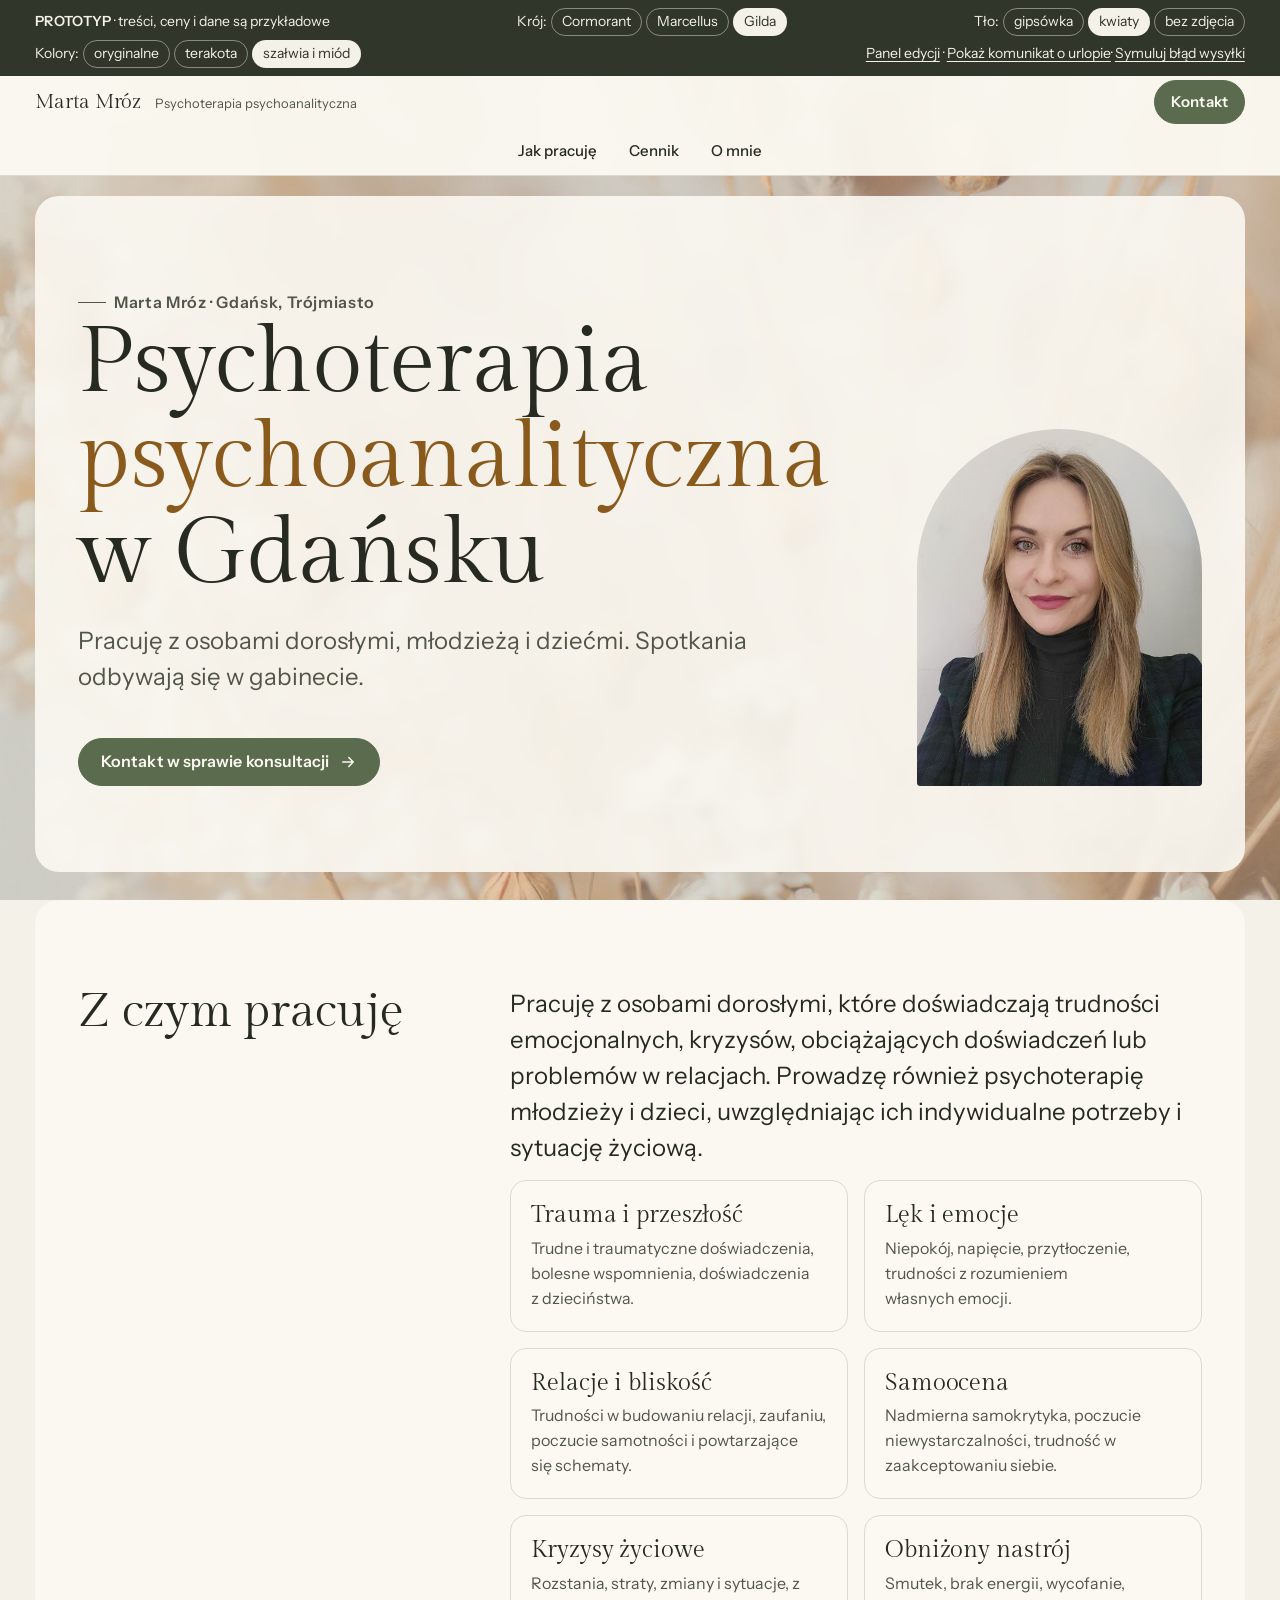
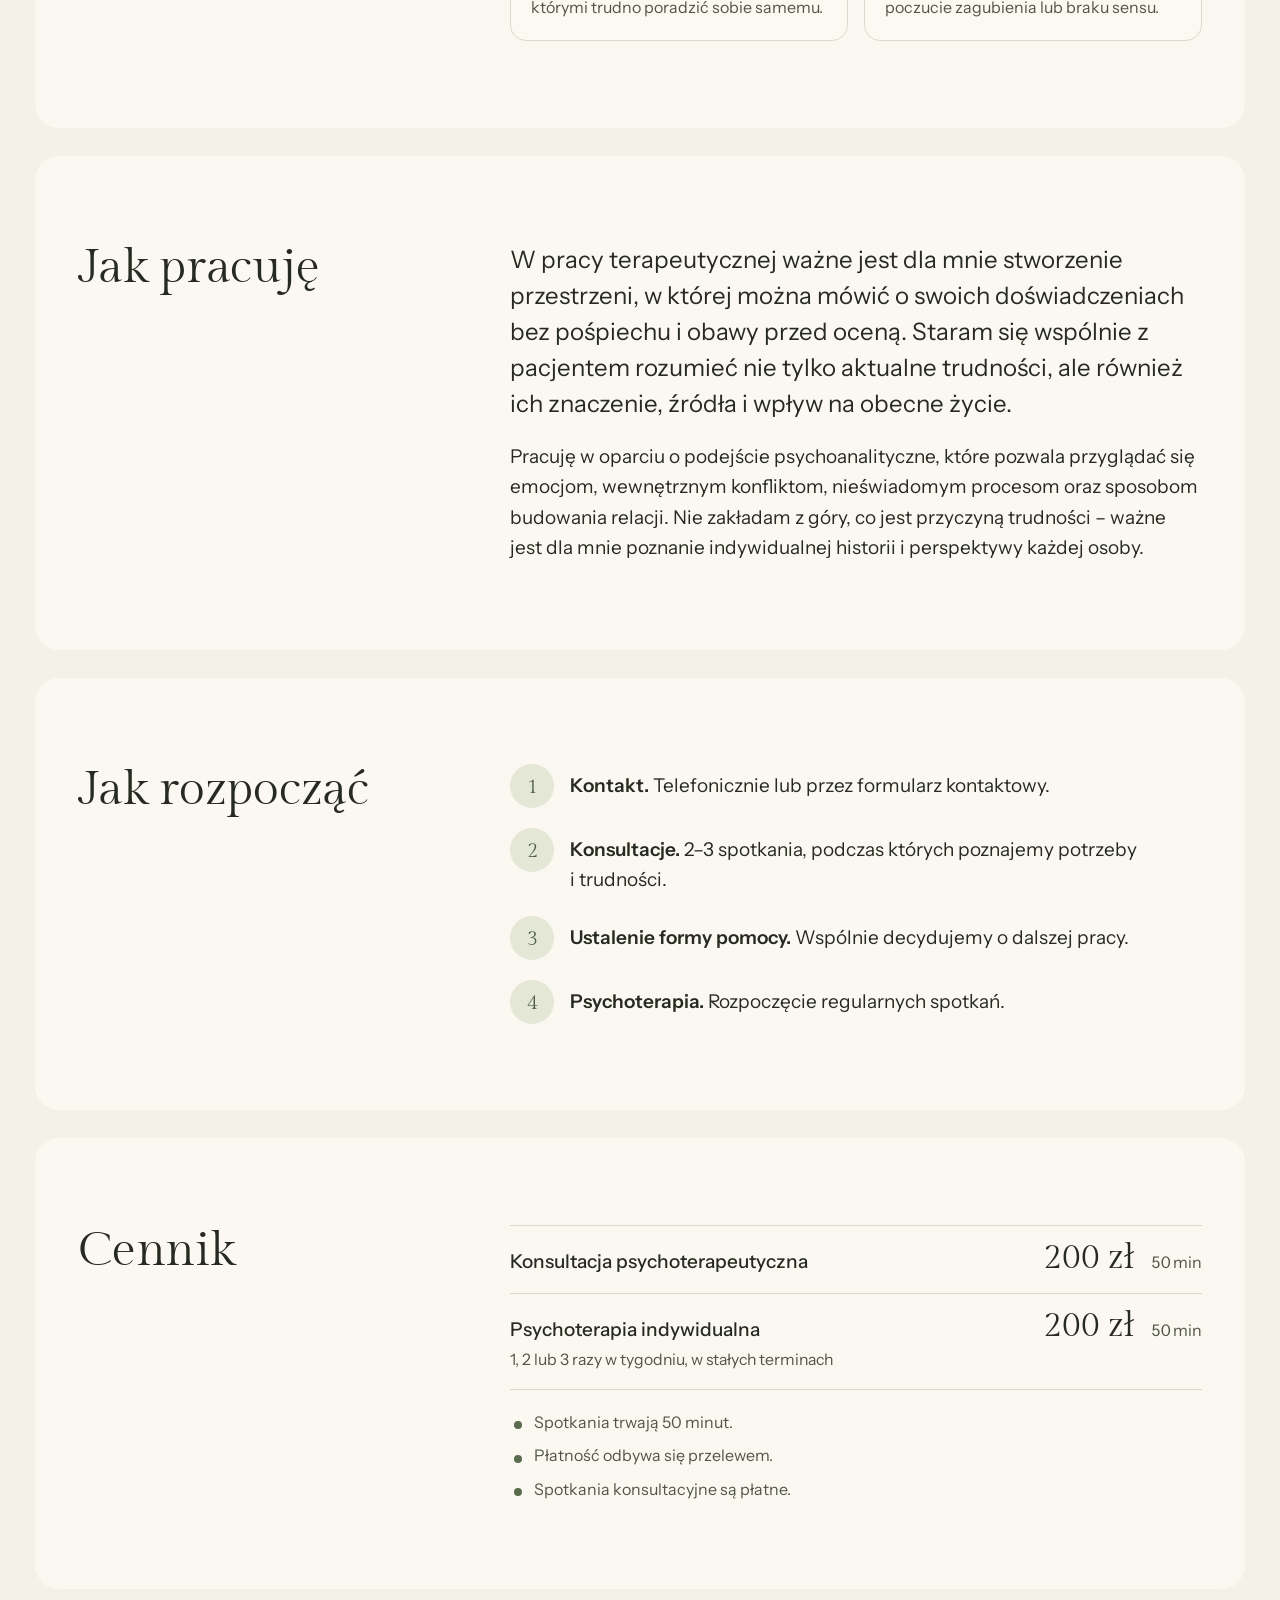
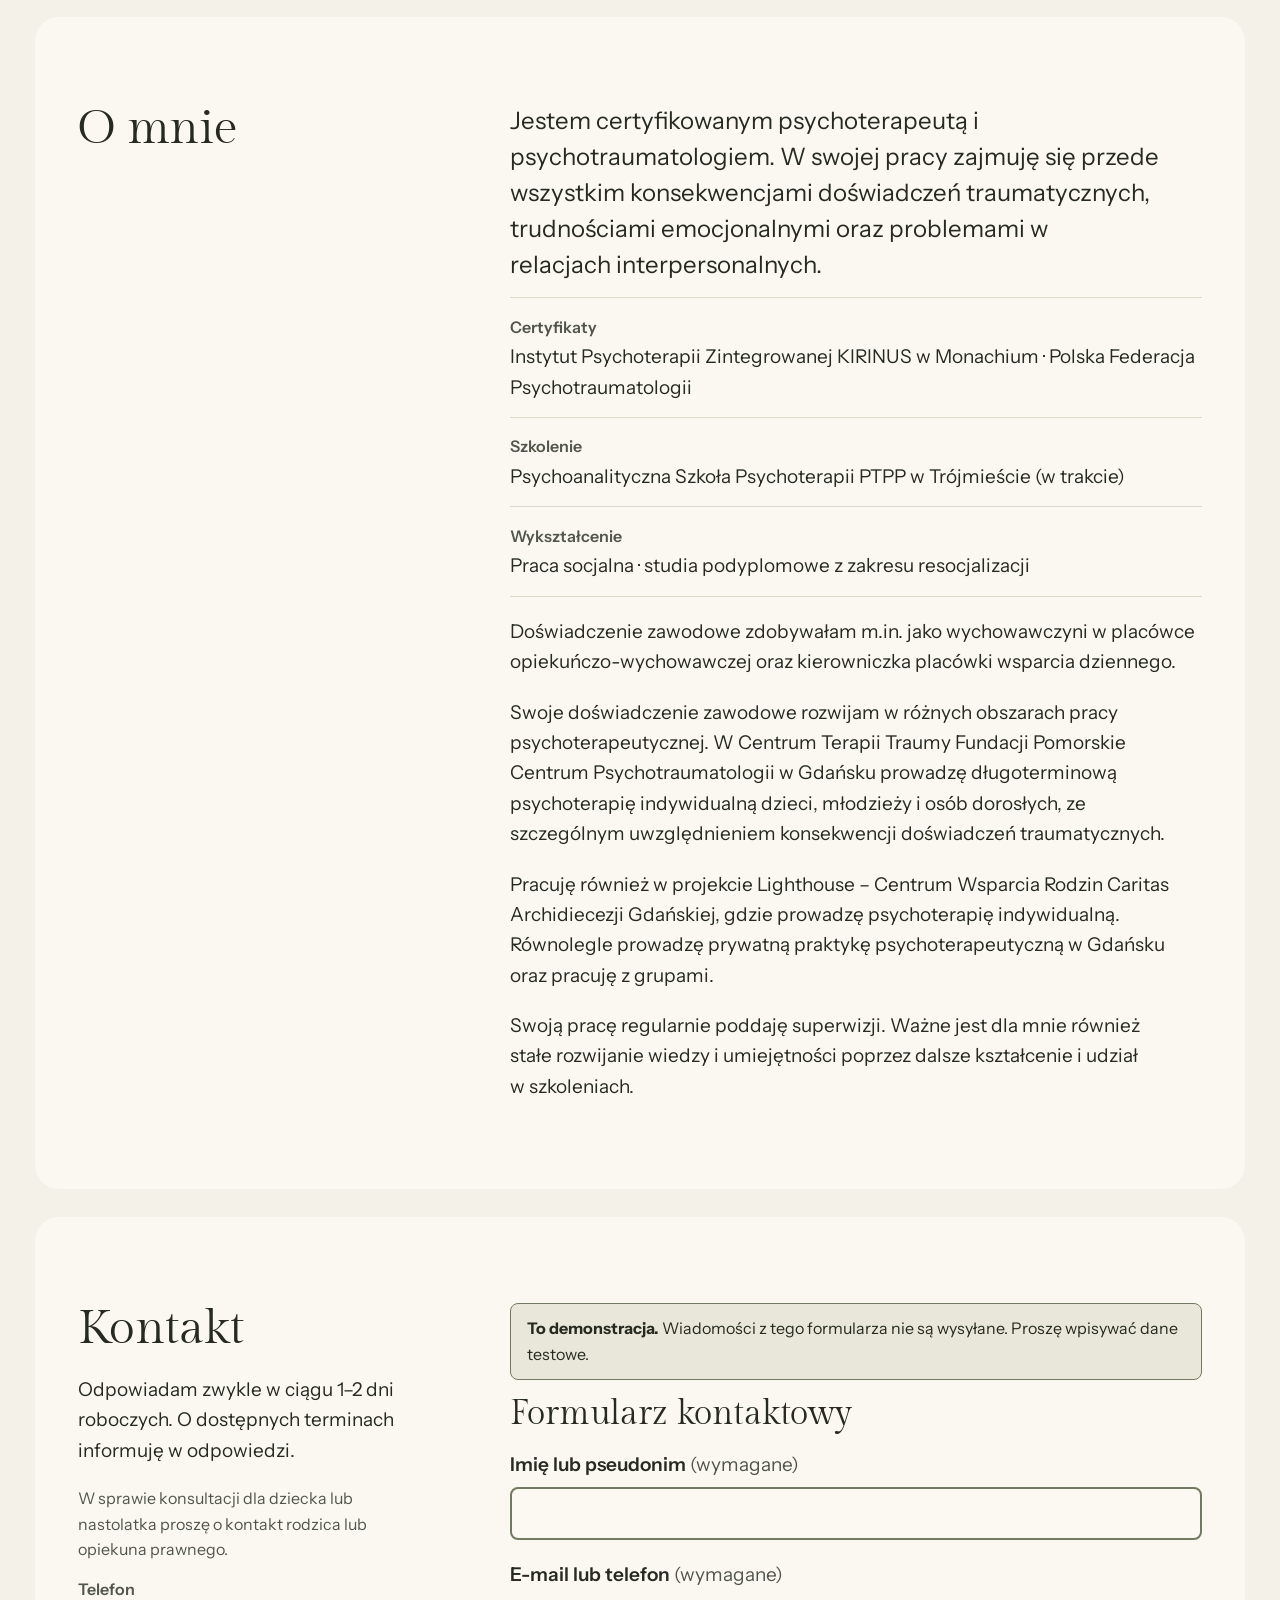
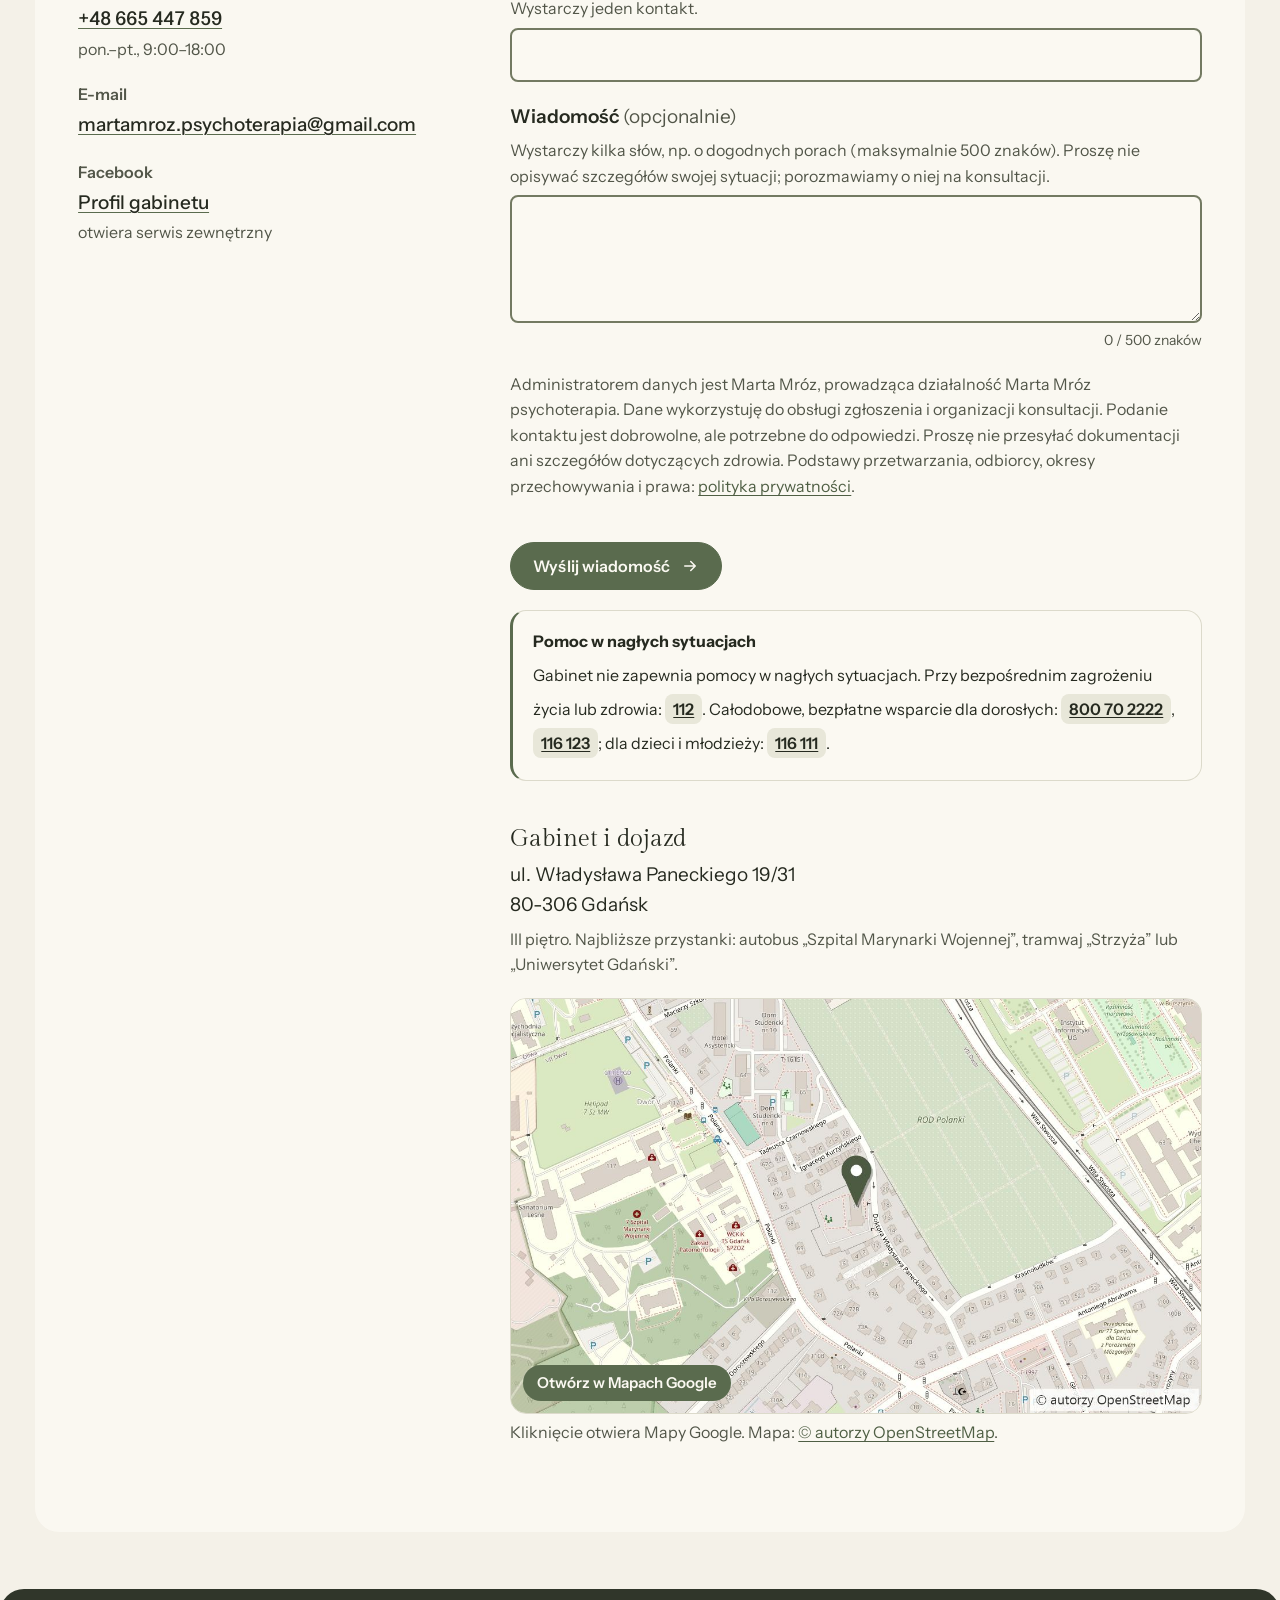
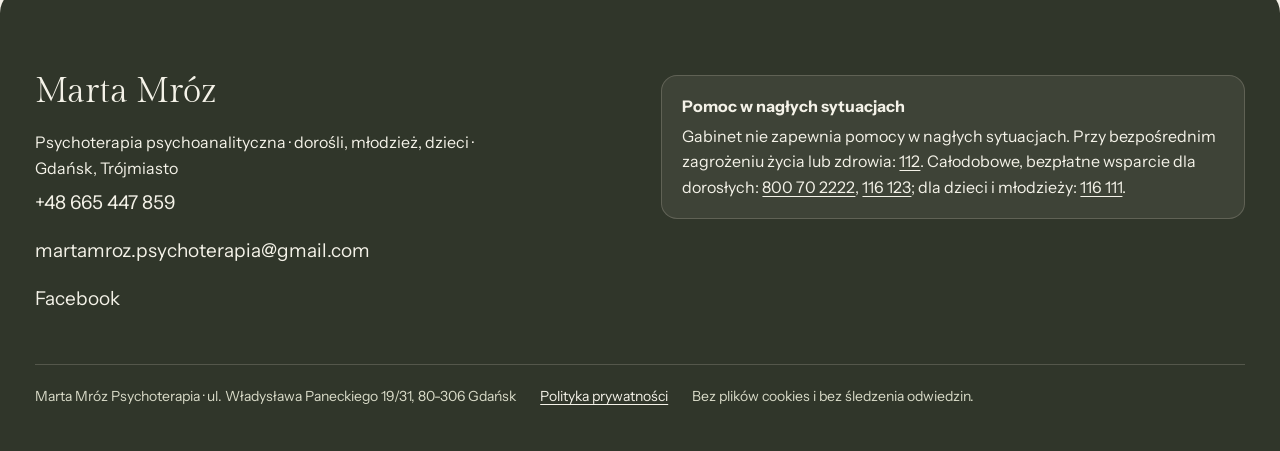
<file: index.html>
<!doctype html>
<html lang="pl" data-font="gilda" data-bg="kwiaty" data-palette="szalwia">
<head>
<meta charset="utf-8">
<meta name="viewport" content="width=device-width, initial-scale=1">
<title>Psychoterapia psychoanalityczna w Gdańsku · Marta Mróz</title>
<meta name="description" content="Psychoterapia psychoanalityczna dorosłych, młodzieży i dzieci w Gdańsku (Trójmiasto). Z czym pracuję, jak pracuję, jak zacząć, cennik, kwalifikacje i kontakt.">
<meta name="robots" content="noindex">
<meta name="theme-color" content="#F4F1E8">
<link rel="preload" href="fonts/gilda-display-latin.woff2" as="font" type="font/woff2" crossorigin>
<link rel="preload" href="fonts/instrument-sans-latin.woff2" as="font" type="font/woff2" crossorigin>
<link rel="stylesheet" href="assets/styles.css?v=202611252041">
<script src="assets/app.js?v=202611252041" defer></script>
</head>
<body class="">
<a class="skip-link" href="#tresc">Przejdź do treści</a>
<div class="proto-bar">
  <div class="wrap">
    <p><strong>PROTOTYP</strong> · treści, ceny i dane są przykładowe</p>
    <p class="proto-switch" aria-label="Krój tytułów">Krój: <button type="button" data-set-font="cormorant">Cormorant</button><button type="button" data-set-font="marcellus">Marcellus</button><button type="button" data-set-font="gilda">Gilda</button></p>
    <p class="proto-switch" aria-label="Tło strony">Tło: <button type="button" data-set-bg="gipsowka">gipsówka</button><button type="button" data-set-bg="kwiaty">kwiaty</button><button type="button" data-set-bg="brak">bez zdjęcia</button></p>
    <p class="proto-switch" aria-label="Kolory">Kolory: <button type="button" data-set-palette="oryginalne">oryginalne</button><button type="button" data-set-palette="terakota">terakota</button><button type="button" data-set-palette="szalwia">szałwia i miód</button></p>
    <p><a href="panel.html">Panel edycji</a> · <a href="?urlop=1" data-toggle-vacation>Pokaż komunikat o urlopie</a>· <a href="#kontakt" data-simulate-failure>Symuluj błąd wysyłki</a></p>
  </div>
</div>
<header class="topbar">
  <div class="wrap topbar-inner">
    <a class="brand" href="index.html">
      <span class="brand-name">Marta Mróz</span>
      <span class="brand-role">Psychoterapia psychoanalityczna</span>
    </a>
    <a class="btn btn-small" href="index.html#kontakt">Kontakt</a>
  </div>
</header>
<nav class="subnav" aria-label="Menu główne">
  <div class="wrap"><ul class="nav-list">
    <li><a href="index.html#jak-pracuje">Jak pracuję</a></li>
    <li><a href="index.html#cennik">Cennik</a></li>
    <li><a href="index.html#o-mnie">O mnie</a></li>
  </ul></div>
</nav>

<main id="tresc">
<section class="hero" aria-labelledby="hero-title">
  <div class="wrap hero-grid">
    <div>
      <p class="eyebrow">Marta Mróz · Gdańsk, Trójmiasto</p>
      <h1 id="hero-title">Psychoterapia <em>psychoanalityczna</em> w&nbsp;Gdańsku</h1>
      <p class="lead">Pracuję z osobami dorosłymi, młodzieżą i dziećmi. Spotkania odbywają się w gabinecie.</p>
      <div class="notice notice-vacation" data-vacation hidden role="status">
        <div><h2 data-field="vacation-title">Przerwa urlopowa: 2–8 listopada 2026</h2><p><span data-field="vacation-text">W tym czasie nie odpowiadam na wiadomości i telefony.</span> <span data-field="vacation-return">Do wiadomości wrócę od 9 listopada.</span></p></div>
      </div>
      <div class="actions">
        <a class="btn" href="#kontakt">Kontakt w sprawie konsultacji <svg class="arrow" width="18" height="18" viewBox="0 0 24 24" fill="none" stroke="currentColor" stroke-width="2" stroke-linecap="round" stroke-linejoin="round" aria-hidden="true" focusable="false"><path d="M5 12h14M13 6l6 6-6 6"/></svg></a>
      </div>
    </div>
    <div class="hero-media">
      <div class="photo photo-portrait">
        <img src="assets/img/marta-mroz-480.jpg" srcset="assets/img/marta-mroz-480.jpg 480w, assets/img/marta-mroz-960.jpg 960w" sizes="(min-width: 56rem) 24rem, (min-width: 40rem) 26rem, 62vw" width="480" height="600" alt="Marta Mróz, psychoterapeutka" fetchpriority="high">
      </div>
    </div>
  </div>
</section>

<section class="block" id="z-czym" aria-labelledby="z-czym-title">
  <div class="wrap block-grid">
    <h2 id="z-czym-title">Z czym pracuję</h2>
    <div class="block-body stack">
      <p>Pracuję z osobami dorosłymi, które doświadczają trudności emocjonalnych, kryzysów, obciążających doświadczeń lub problemów w relacjach. Prowadzę również psychoterapię młodzieży i dzieci, uwzględniając ich indywidualne potrzeby i sytuację życiową.</p>
      <ul class="topics">
        <li><h3>Trauma i przeszłość</h3><p>Trudne i traumatyczne doświadczenia, bolesne wspomnienia, doświadczenia z dzieciństwa.</p></li>
        <li><h3>Lęk i emocje</h3><p>Niepokój, napięcie, przytłoczenie, trudności z rozumieniem własnych emocji.</p></li>
        <li><h3>Relacje i bliskość</h3><p>Trudności w budowaniu relacji, zaufaniu, poczucie samotności i powtarzające się schematy.</p></li>
        <li><h3>Samoocena</h3><p>Nadmierna samokrytyka, poczucie niewystarczalności, trudność w zaakceptowaniu siebie.</p></li>
        <li><h3>Kryzysy życiowe</h3><p>Rozstania, straty, zmiany i sytuacje, z którymi trudno poradzić sobie samemu.</p></li>
        <li><h3>Obniżony nastrój</h3><p>Smutek, brak energii, wycofanie, poczucie zagubienia lub braku sensu.</p></li>
      </ul>
    </div>
  </div>
</section>

<section class="block" id="jak-pracuje" aria-labelledby="jak-title">
  <div class="wrap block-grid">
    <h2 id="jak-title">Jak pracuję</h2>
    <div class="block-body stack">
      <p>W pracy terapeutycznej ważne jest dla mnie stworzenie przestrzeni, w której można mówić o swoich doświadczeniach bez pośpiechu i obawy przed oceną. Staram się wspólnie z pacjentem rozumieć nie tylko aktualne trudności, ale również ich znaczenie, źródła i wpływ na obecne życie.</p>
      <p>Pracuję w oparciu o podejście psychoanalityczne, które pozwala przyglądać się emocjom, wewnętrznym konfliktom, nieświadomym procesom oraz sposobom budowania relacji. Nie zakładam z góry, co jest przyczyną trudności – ważne jest dla mnie poznanie indywidualnej historii i perspektywy każdej osoby.</p>
    </div>
  </div>
</section>

<section class="block" id="jak-zaczac" aria-labelledby="start-title">
  <div class="wrap block-grid">
    <h2 id="start-title">Jak rozpocząć</h2>
    <div class="block-body">
      <ol class="steps-simple">
        <li><span><strong>Kontakt.</strong> Telefonicznie lub przez formularz kontaktowy.</span></li>
        <li><span><strong>Konsultacje.</strong> 2–3 spotkania, podczas których poznajemy potrzeby i trudności.</span></li>
        <li><span><strong>Ustalenie formy pomocy.</strong> Wspólnie decydujemy o dalszej pracy.</span></li>
        <li><span><strong>Psychoterapia.</strong> Rozpoczęcie regularnych spotkań.</span></li>
      </ol>
    </div>
  </div>
</section>

<section class="block" id="cennik" aria-labelledby="cennik-title">
  <div class="wrap block-grid">
    <h2 id="cennik-title">Cennik</h2>
    <div class="block-body stack">
      <dl class="prices">
        <div><dt>Konsultacja psychoterapeutyczna</dt><dd><span class="pv-amount" data-field="price-consultation">200 zł</span> <span>50 min</span></dd></div>
        <div><dt>Psychoterapia indywidualna<small>1, 2 lub 3 razy w tygodniu, w stałych terminach</small></dt><dd><span class="pv-amount" data-field="price-session">200 zł</span> <span>50 min</span></dd></div>
      </dl>
      <ul class="plain-list rules-list">
        <li>Spotkania trwają 50 minut.</li>
        <li>Płatność odbywa się przelewem.</li>
        <li>Spotkania konsultacyjne są płatne.</li>
      </ul>
    </div>
  </div>
</section>

<section class="block" id="o-mnie" aria-labelledby="omnie-title">
  <div class="wrap block-grid">
    <h2 id="omnie-title">O mnie</h2>
    <div class="block-body stack">
      <p>Jestem certyfikowanym psychoterapeutą i psychotraumatologiem. W swojej pracy zajmuję się przede wszystkim konsekwencjami doświadczeń traumatycznych, trudnościami emocjonalnymi oraz problemami w relacjach interpersonalnych.</p>
      <dl class="facts">
        <div><dt>Certyfikaty</dt><dd>Instytut Psychoterapii Zintegrowanej KIRINUS w Monachium · Polska Federacja Psychotraumatologii</dd></div>
        <div><dt>Szkolenie</dt><dd>Psychoanalityczna Szkoła Psychoterapii PTPP w Trójmieście (w trakcie)</dd></div>
        <div><dt>Wykształcenie</dt><dd>Praca socjalna · studia podyplomowe z zakresu resocjalizacji</dd></div>
      </dl>
      <p>Doświadczenie zawodowe zdobywałam m.in. jako wychowawczyni w placówce opiekuńczo-wychowawczej oraz kierowniczka placówki wsparcia dziennego.</p>
      <p>Swoje doświadczenie zawodowe rozwijam w różnych obszarach pracy psychoterapeutycznej. W Centrum Terapii Traumy Fundacji Pomorskie Centrum Psychotraumatologii w Gdańsku prowadzę długoterminową psychoterapię indywidualną dzieci, młodzieży i osób dorosłych, ze szczególnym uwzględnieniem konsekwencji doświadczeń traumatycznych.</p>
      <p>Pracuję również w projekcie Lighthouse – Centrum Wsparcia Rodzin Caritas Archidiecezji Gdańskiej, gdzie prowadzę psychoterapię indywidualną. Równolegle prowadzę prywatną praktykę psychoterapeutyczną w Gdańsku oraz pracuję z grupami.</p>
      <p>Swoją pracę regularnie poddaję superwizji. Ważne jest dla mnie również stałe rozwijanie wiedzy i umiejętności poprzez dalsze kształcenie i udział w szkoleniach.</p>
    </div>
  </div>
</section>

<section class="block block-contact" id="kontakt" aria-labelledby="kontakt-title">
  <div class="wrap block-grid">
    <div class="stack contact-intro">
      <h2 id="kontakt-title">Kontakt</h2>
      <div class="notice notice-vacation" data-vacation hidden role="status">
        <div><h3 data-field="vacation-title">Przerwa urlopowa: 2–8 listopada 2026</h3><p><span data-field="vacation-text">W tym czasie nie odpowiadam na wiadomości i telefony.</span> <span data-field="vacation-return">Do wiadomości wrócę od 9 listopada.</span> Odpowiedź zwykle w ciągu <span data-field="reply-time">1–2</span> dni roboczych od powrotu.</p></div>
      </div>
      <p data-vacation-off>Odpowiadam zwykle w ciągu <span data-field="reply-time">1–2</span> dni roboczych. O dostępnych terminach informuję w odpowiedzi.</p>
      <p class="small muted">W sprawie konsultacji dla dziecka lub nastolatka proszę o kontakt rodzica lub opiekuna prawnego.</p>
      <ul class="contact-lines">
        <li><span>Telefon</span><a data-field="phone" href="tel:+48665447859">+48 665 447 859</a><small data-vacation-off data-field="contact-hours">pon.–pt., 9:00–18:00</small></li>
        <li><span>E-mail</span><a data-field="email" href="mailto:martamroz.psychoterapia@gmail.com">martamroz.psychoterapia@gmail.com</a></li>
        <li><span>Facebook</span><a href="https://www.facebook.com/profile.php?id=61595613346767" rel="noopener">Profil gabinetu</a><small>otwiera serwis zewnętrzny</small></li>
      </ul>
    </div>

    <div class="block-body">
      <div class="demo-note" role="note"><strong>To demonstracja.</strong> Wiadomości z tego formularza nie są wysyłane. Proszę wpisywać dane testowe.</div>
      <div class="notice notice-err" id="form-errors" tabindex="-1" hidden role="alert">
        <div><h3>Nie można wysłać wiadomości. Do poprawy:</h3><ul></ul></div>
      </div>
      <div class="notice notice-err" id="send-error" tabindex="-1" hidden role="alert">
        <div><h3>Nie udało się wysłać wiadomości.</h3><p>Wpisane dane pozostały w formularzu. Można spróbować ponownie albo zadzwonić: <a data-field="phone" href="tel:+48665447859">+48 665 447 859</a>, lub napisać: <a data-field="email" href="mailto:martamroz.psychoterapia@gmail.com">martamroz.psychoterapia@gmail.com</a>.</p></div>
      </div>
      <div class="notice" data-form-off hidden role="status"><div><h3>Formularz jest chwilowo niedostępny</h3><p>Proszę zadzwonić albo napisać e-mail; dane kontaktowe są obok.</p></div></div>
      <form id="contact-form" class="form-plain" action="potwierdzenie.html" method="post" data-form-mode="demo" data-form-on novalidate aria-labelledby="formularz">
        <h3 id="formularz" class="form-title">Formularz kontaktowy</h3>
        <div class="field">
          <label for="f-name">Imię lub pseudonim <span class="req">(wymagane)</span></label>
          <input id="f-name" name="name" type="text" autocomplete="given-name" maxlength="80" required aria-describedby="f-name-err">
          <span class="error" id="f-name-err"></span>
        </div>
        <div class="field">
          <label for="f-contact">E-mail lub telefon <span class="req">(wymagane)</span></label>
          <span class="hint" id="f-contact-hint">Wystarczy jeden kontakt.</span>
          <input id="f-contact" name="reply_to" type="text" autocapitalize="off" spellcheck="false" maxlength="254" required aria-describedby="f-contact-hint f-contact-err">
          <span class="error" id="f-contact-err"></span>
        </div>
        <div class="field">
          <label for="f-message">Wiadomość <span class="req">(opcjonalnie)</span></label>
          <span class="hint" id="f-message-hint">Wystarczy kilka słów, np. o dogodnych porach (maksymalnie 500 znaków). Proszę nie opisywać szczegółów swojej sytuacji; porozmawiamy o niej na konsultacji.</span>
          <textarea id="f-message" name="message" maxlength="500" aria-describedby="f-message-hint f-message-err"></textarea>
          <span class="counter" id="f-message-count" aria-hidden="true"></span>
          <span class="error" id="f-message-err"></span>
        </div>
        <div class="hp" aria-hidden="true">
          <label for="f-website">Pozostaw to pole puste</label>
          <input id="f-website" name="website" type="text" tabindex="-1" autocomplete="off">
        </div>
        <p class="privacy-note">Administratorem danych jest Marta Mróz, prowadząca działalność Marta Mróz psychoterapia. Dane wykorzystuję do obsługi zgłoszenia i organizacji konsultacji. Podanie kontaktu jest dobrowolne, ale potrzebne do odpowiedzi. Proszę nie przesyłać dokumentacji ani szczegółów dotyczących zdrowia. Podstawy przetwarzania, odbiorcy, okresy przechowywania i prawa: <a href="polityka-prywatnosci.html">polityka prywatności</a>.</p>
        <div class="form-actions">
          <button class="btn" type="submit"><span>Wyślij wiadomość</span> <svg class="arrow" width="18" height="18" viewBox="0 0 24 24" fill="none" stroke="currentColor" stroke-width="2" stroke-linecap="round" stroke-linejoin="round" aria-hidden="true" focusable="false"><path d="M5 12h14M13 6l6 6-6 6"/></svg></button>
        </div>
        <p class="visually-hidden" id="form-status" role="status" aria-live="polite"></p>
      </form>
      <div class="crisis" role="note" aria-labelledby="kryzys">
        <h3 id="kryzys">Pomoc w nagłych sytuacjach</h3>
        <p class="numbers-inline">Gabinet nie zapewnia pomocy w nagłych sytuacjach. Przy bezpośrednim zagrożeniu życia lub zdrowia: <a href="tel:112">112</a>. Całodobowe, bezpłatne wsparcie dla dorosłych: <a href="tel:800702222">800&nbsp;70&nbsp;2222</a>, <a href="tel:116123">116&nbsp;123</a>; dla dzieci i młodzieży: <a href="tel:116111">116&nbsp;111</a>.</p>
      </div>
      <div class="address" id="dojazd">
        <h3>Gabinet i dojazd</h3>
        <p>ul. Władysława Paneckiego 19/31<br>80-306 Gdańsk</p>
        <p class="muted small">III piętro. Najbliższe przystanki: autobus „Szpital Marynarki Wojennej”, tramwaj „Strzyża” lub „Uniwersytet Gdański”.</p>
        <a class="map-thumb" href="https://www.google.com/maps/search/?api=1&amp;query=Marta%20Mr%C3%B3z%20Psychoterapia%2C%20W%C5%82adys%C5%82awa%20Paneckiego%2019%2C%2080-306%20Gda%C5%84sk" rel="noopener">
          <img src="assets/img/mapa-dojazd.jpg" width="1200" height="720" loading="lazy" alt="Mapa okolicy gabinetu: ul. Władysława Paneckiego 19 w Gdańsku, niedaleko 7 Szpitala Marynarki Wojennej">
          <span>Otwórz w Mapach Google</span>
        </a>
        <p class="small muted">Kliknięcie otwiera Mapy Google. Mapa: <a href="https://www.openstreetmap.org/copyright" rel="noopener">© autorzy OpenStreetMap</a>.</p>
      </div>
    </div>
  </div>
</section>
</main>
<footer class="site-footer">
  <div class="wrap">
    <div class="footer-grid">
      <div class="stack">
        <p class="footer-brand">Marta Mróz</p>
        <p class="small">Psychoterapia psychoanalityczna · dorośli, młodzież, dzieci · Gdańsk, Trójmiasto</p>
        <ul class="footer-list">
          <li><a data-field="phone" href="tel:+48665447859">+48 665 447 859</a></li>
          <li><a data-field="email" href="mailto:martamroz.psychoterapia@gmail.com">martamroz.psychoterapia@gmail.com</a></li>
          <li><a href="https://www.facebook.com/profile.php?id=61595613346767" rel="noopener">Facebook</a></li>
        </ul>
      </div>
      <div class="footer-crisis" role="note" aria-labelledby="kryzys-stopka">
        <strong id="kryzys-stopka">Pomoc w nagłych sytuacjach</strong>
        Gabinet nie zapewnia pomocy w nagłych sytuacjach. Przy bezpośrednim zagrożeniu życia lub zdrowia: <a href="tel:112">112</a>. Całodobowe, bezpłatne wsparcie dla dorosłych: <a href="tel:800702222">800 70 2222</a>, <a href="tel:116123">116 123</a>; dla dzieci i młodzieży: <a href="tel:116111">116 111</a>.
      </div>
    </div>
    <div class="footer-legal">
      <span>Marta Mróz Psychoterapia · ul. Władysława Paneckiego 19/31, 80-306 Gdańsk</span>
      <a href="polityka-prywatnosci.html">Polityka prywatności</a>
      <span>Bez plików cookies i bez śledzenia odwiedzin.</span>
    </div>
  </div>
</footer>

</body>
</html>
</file>
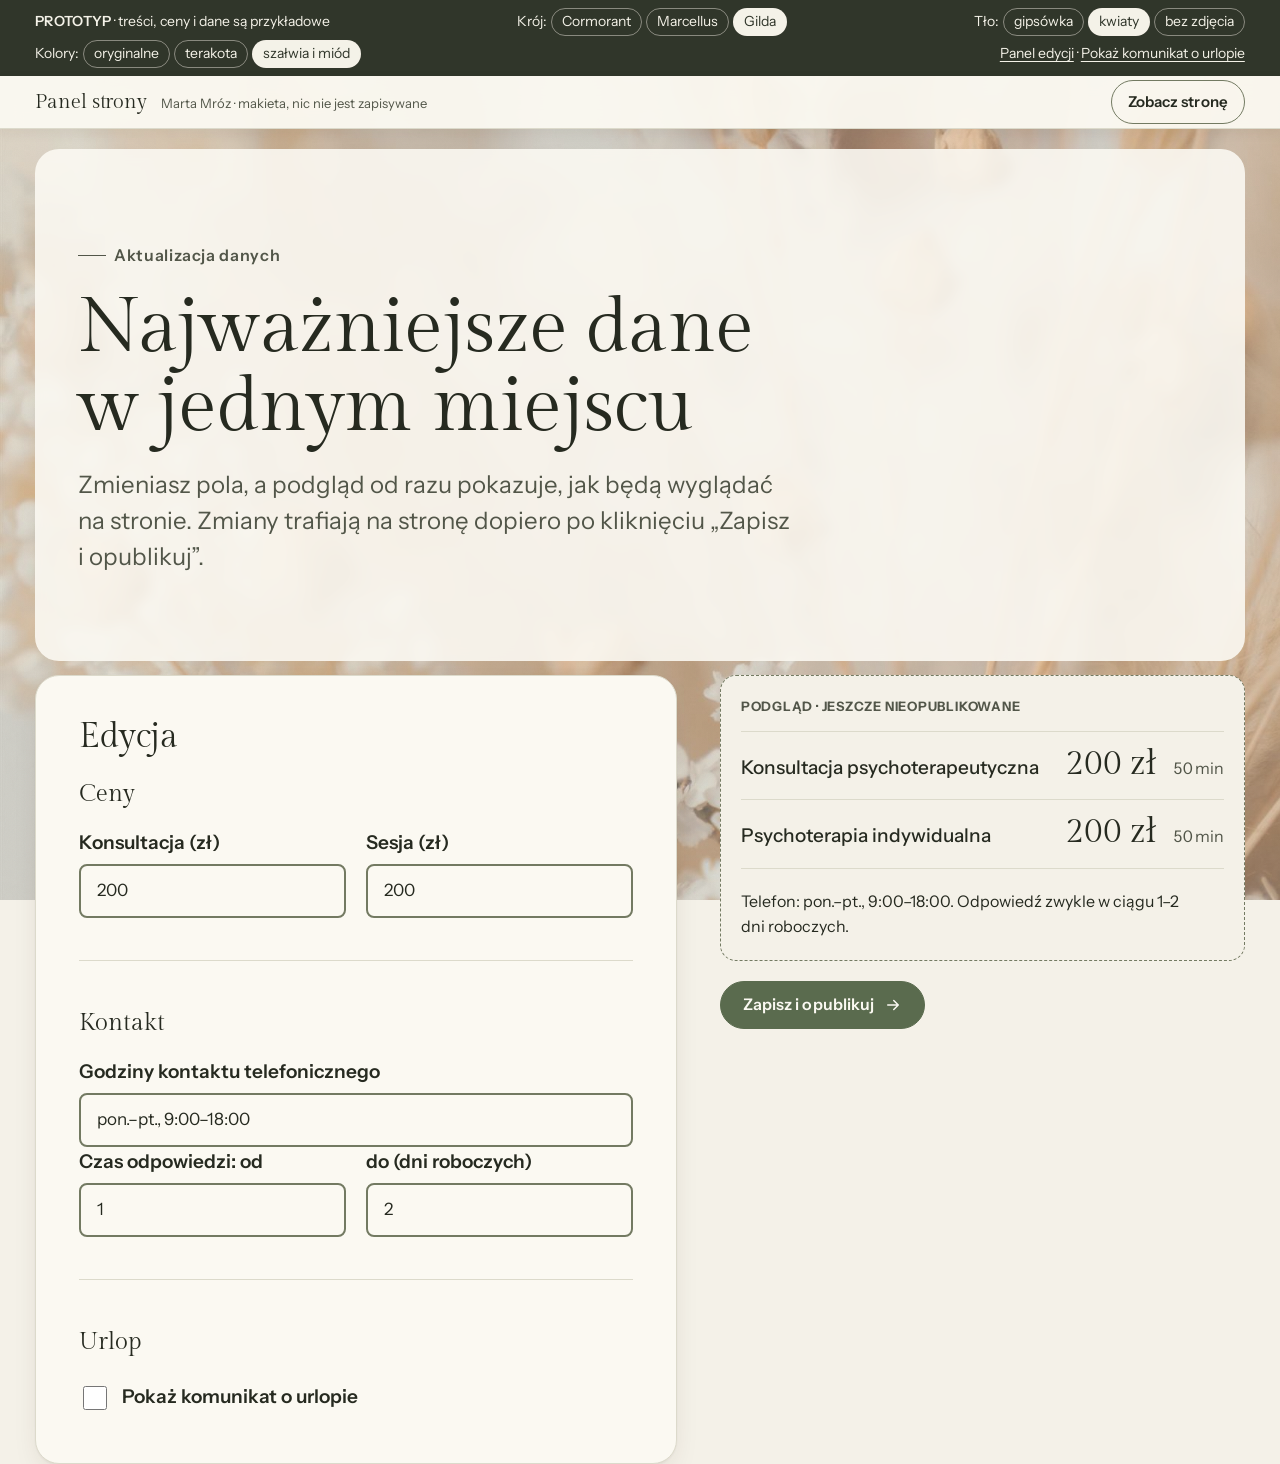
<file: panel.html>
<!doctype html>
<html lang="pl" data-font="gilda" data-bg="kwiaty" data-palette="szalwia">
<head>
<meta charset="utf-8">
<meta name="viewport" content="width=device-width, initial-scale=1">
<title>Panel strony (makieta) · Marta Mróz</title>
<meta name="description" content="Makieta panelu do aktualizacji cen, godzin kontaktu i komunikatu o urlopie.">
<meta name="robots" content="noindex">
<meta name="theme-color" content="#F4F1E8">
<link rel="preload" href="fonts/gilda-display-latin.woff2" as="font" type="font/woff2" crossorigin>
<link rel="preload" href="fonts/instrument-sans-latin.woff2" as="font" type="font/woff2" crossorigin>
<link rel="stylesheet" href="assets/styles.css?v=202611252041">
<script src="assets/app.js?v=202611252041" defer></script>
</head>
<body class="panel-page">
<a class="skip-link" href="#tresc">Przejdź do treści</a>
<div class="proto-bar">
  <div class="wrap">
    <p><strong>PROTOTYP</strong> · treści, ceny i dane są przykładowe</p>
    <p class="proto-switch" aria-label="Krój tytułów">Krój: <button type="button" data-set-font="cormorant">Cormorant</button><button type="button" data-set-font="marcellus">Marcellus</button><button type="button" data-set-font="gilda">Gilda</button></p>
    <p class="proto-switch" aria-label="Tło strony">Tło: <button type="button" data-set-bg="gipsowka">gipsówka</button><button type="button" data-set-bg="kwiaty">kwiaty</button><button type="button" data-set-bg="brak">bez zdjęcia</button></p>
    <p class="proto-switch" aria-label="Kolory">Kolory: <button type="button" data-set-palette="oryginalne">oryginalne</button><button type="button" data-set-palette="terakota">terakota</button><button type="button" data-set-palette="szalwia">szałwia i miód</button></p>
    <p><a href="panel.html">Panel edycji</a> · <a href="?urlop=1" data-toggle-vacation>Pokaż komunikat o urlopie</a></p>
  </div>
</div>

<main id="tresc">
<header class="topbar">
  <div class="wrap topbar-inner">
    <span class="brand"><span class="brand-name">Panel strony</span><span class="brand-role">Marta Mróz · makieta, nic nie jest zapisywane</span></span>
    <a class="btn btn-small btn-ghost" href="index.html">Zobacz stronę</a>
  </div>
</header>

<section class="page-hero" aria-labelledby="panel-title">
  <div class="wrap stack">
    <p class="eyebrow">Aktualizacja danych</p>
    <h1 id="panel-title">Najważniejsze dane <em>w jednym miejscu</em></h1>
    <p class="lead">Zmieniasz pola, a podgląd od razu pokazuje, jak będą wyglądać na stronie. Zmiany trafiają na stronę dopiero po kliknięciu „Zapisz i opublikuj”.</p>
  </div>
</section>

<div class="wrap panel-shell">
  <form class="panel-card" id="panel-form" novalidate aria-labelledby="edit-title">
    <h2 id="edit-title">Edycja</h2>
    <div class="notice notice-err" id="panel-errors" tabindex="-1" hidden role="alert">
      <div><h3>Nie można opublikować. Do poprawy:</h3><ul></ul></div>
    </div>
    <fieldset class="panel-group">
      <legend>Ceny</legend>
      <div class="row-2">
        <div class="field"><label for="p-consult">Konsultacja (zł)</label><input id="p-consult" type="number" inputmode="decimal" min="1" step="0.01" value="200"></div>
        <div class="field"><label for="p-session">Sesja (zł)</label><input id="p-session" type="number" inputmode="decimal" min="1" step="0.01" value="200"></div>
      </div>
    </fieldset>
    <fieldset class="panel-group">
      <legend>Kontakt</legend>
      <div class="field"><label for="p-hours">Godziny kontaktu telefonicznego</label><input id="p-hours" type="text" maxlength="120" value="pon.–pt., 9:00–18:00"></div>
      <div class="row-2">
        <div class="field"><label for="p-reply-min">Czas odpowiedzi: od</label><input id="p-reply-min" type="number" min="1" max="10" value="1"></div>
        <div class="field"><label for="p-reply-max">do (dni roboczych)</label><input id="p-reply-max" type="number" min="1" max="10" value="2"></div>
      </div>
    </fieldset>
    <fieldset class="panel-group">
      <legend>Urlop</legend>
      <label class="switch"><input id="p-vac-on" type="checkbox"> Pokaż komunikat o urlopie</label>
      <div id="vac-fields" hidden>
        <div class="row-2 field-first">
          <div class="field"><label for="p-vac-from">Od</label><input id="p-vac-from" type="date" value="2026-11-02"></div>
          <div class="field"><label for="p-vac-to">Do</label><input id="p-vac-to" type="date" value="2026-11-08"></div>
        </div>
        <div class="field"><label for="p-vac-text">Tekst komunikatu</label><textarea id="p-vac-text" maxlength="300">W tym czasie nie odpowiadam na wiadomości i telefony.</textarea></div>
        <p class="hint small muted">Komunikat zniknie ze strony automatycznie po dacie zakończenia urlopu.</p>
      </div>
    </fieldset>
  </form>

  <aside class="panel-preview" aria-labelledby="preview-title">
    <div class="preview-frame">
      <p class="preview-label" id="preview-title">Podgląd · jeszcze nieopublikowane</p>
      <div class="stack">
        <div class="notice notice-vacation" id="pv-vacation" hidden>
          <div><h3 id="pv-vac-title">Przerwa urlopowa</h3><p id="pv-vac-text"></p></div>
        </div>
        <dl class="prices">
          <div><dt>Konsultacja psychoterapeutyczna</dt><dd><span id="pv-consult" class="pv-amount">200 zł</span> <span>50 min</span></dd></div>
          <div><dt>Psychoterapia indywidualna</dt><dd><span id="pv-session" class="pv-amount">200 zł</span> <span>50 min</span></dd></div>
        </dl>
        <p class="small" id="pv-contact">Telefon: <span id="pv-hours">pon.–pt., 9:00–18:00</span>. Odpowiedź zwykle w ciągu <span id="pv-reply">1–2</span> dni roboczych.</p>
      </div>
    </div>
    <div class="form-actions">
      <button class="btn" type="submit" form="panel-form" id="panel-submit"><span>Zapisz i opublikuj</span> <svg class="arrow" width="18" height="18" viewBox="0 0 24 24" fill="none" stroke="currentColor" stroke-width="2" stroke-linecap="round" stroke-linejoin="round" aria-hidden="true" focusable="false"><path d="M5 12h14M13 6l6 6-6 6"/></svg></button>
    </div>
    <div class="notice notice-ok toast" id="panel-toast" tabindex="-1" hidden role="status">
      <div><h3>Opublikowano (makieta)</h3><p>W docelowym panelu zmiany pojawią się na stronie zwykle w ciągu kilku minut, a poprzednią wersję zawsze można przywrócić. W tej makiecie nic nie zostało zapisane.</p></div>
    </div>
  </aside>
</div>
</main>

</body>
</html>
</file>
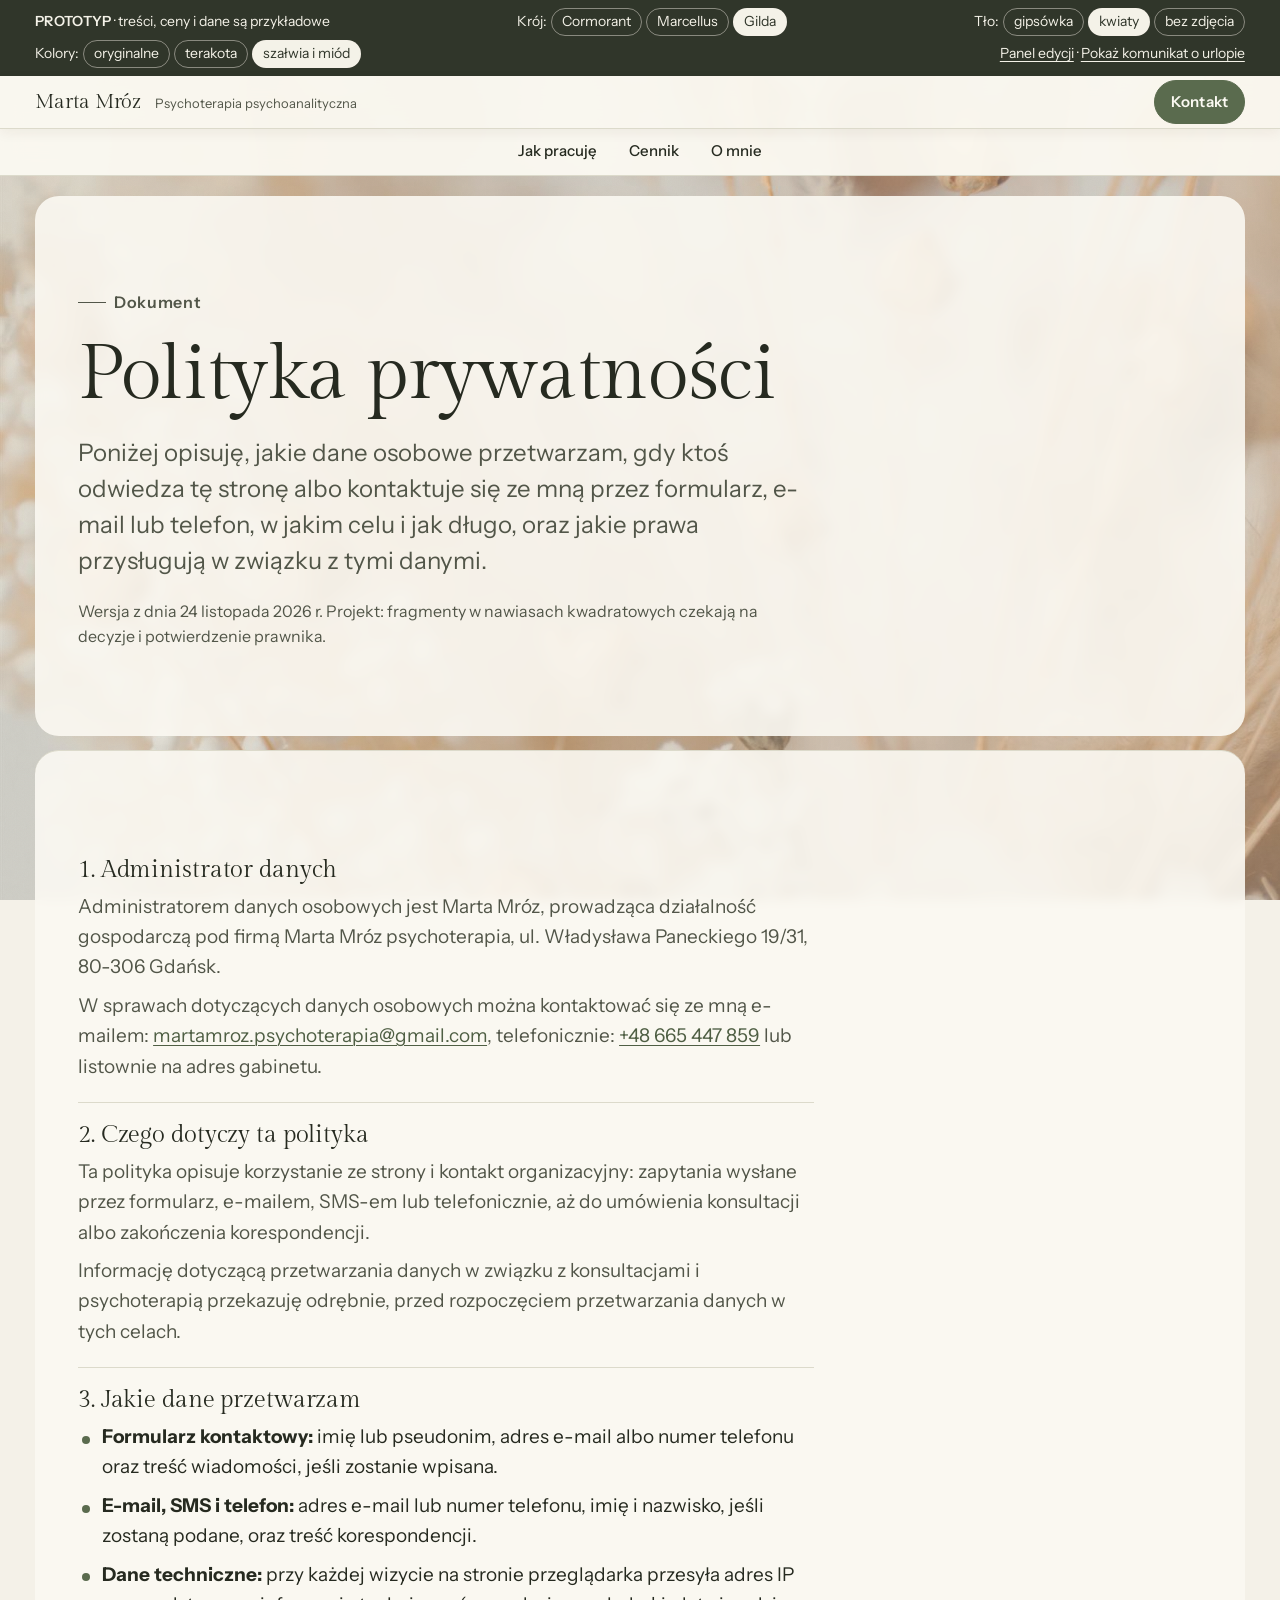
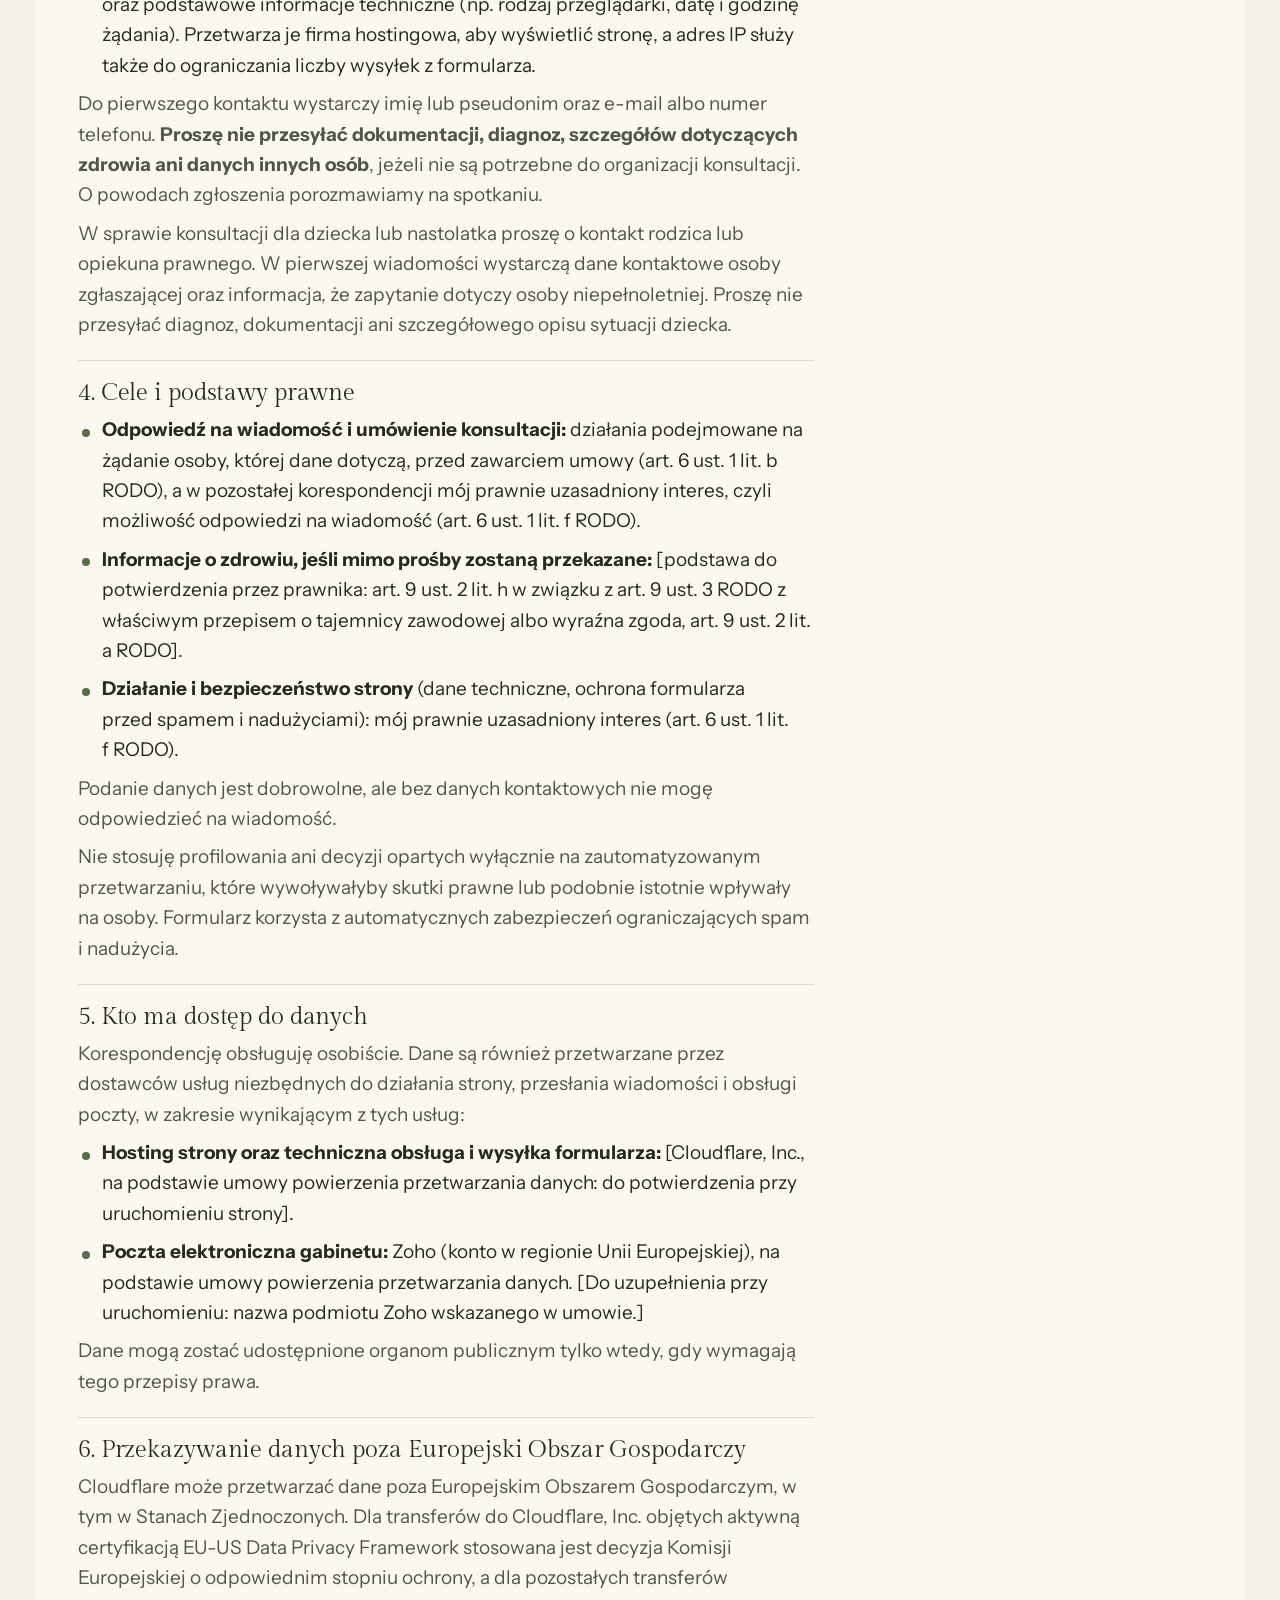
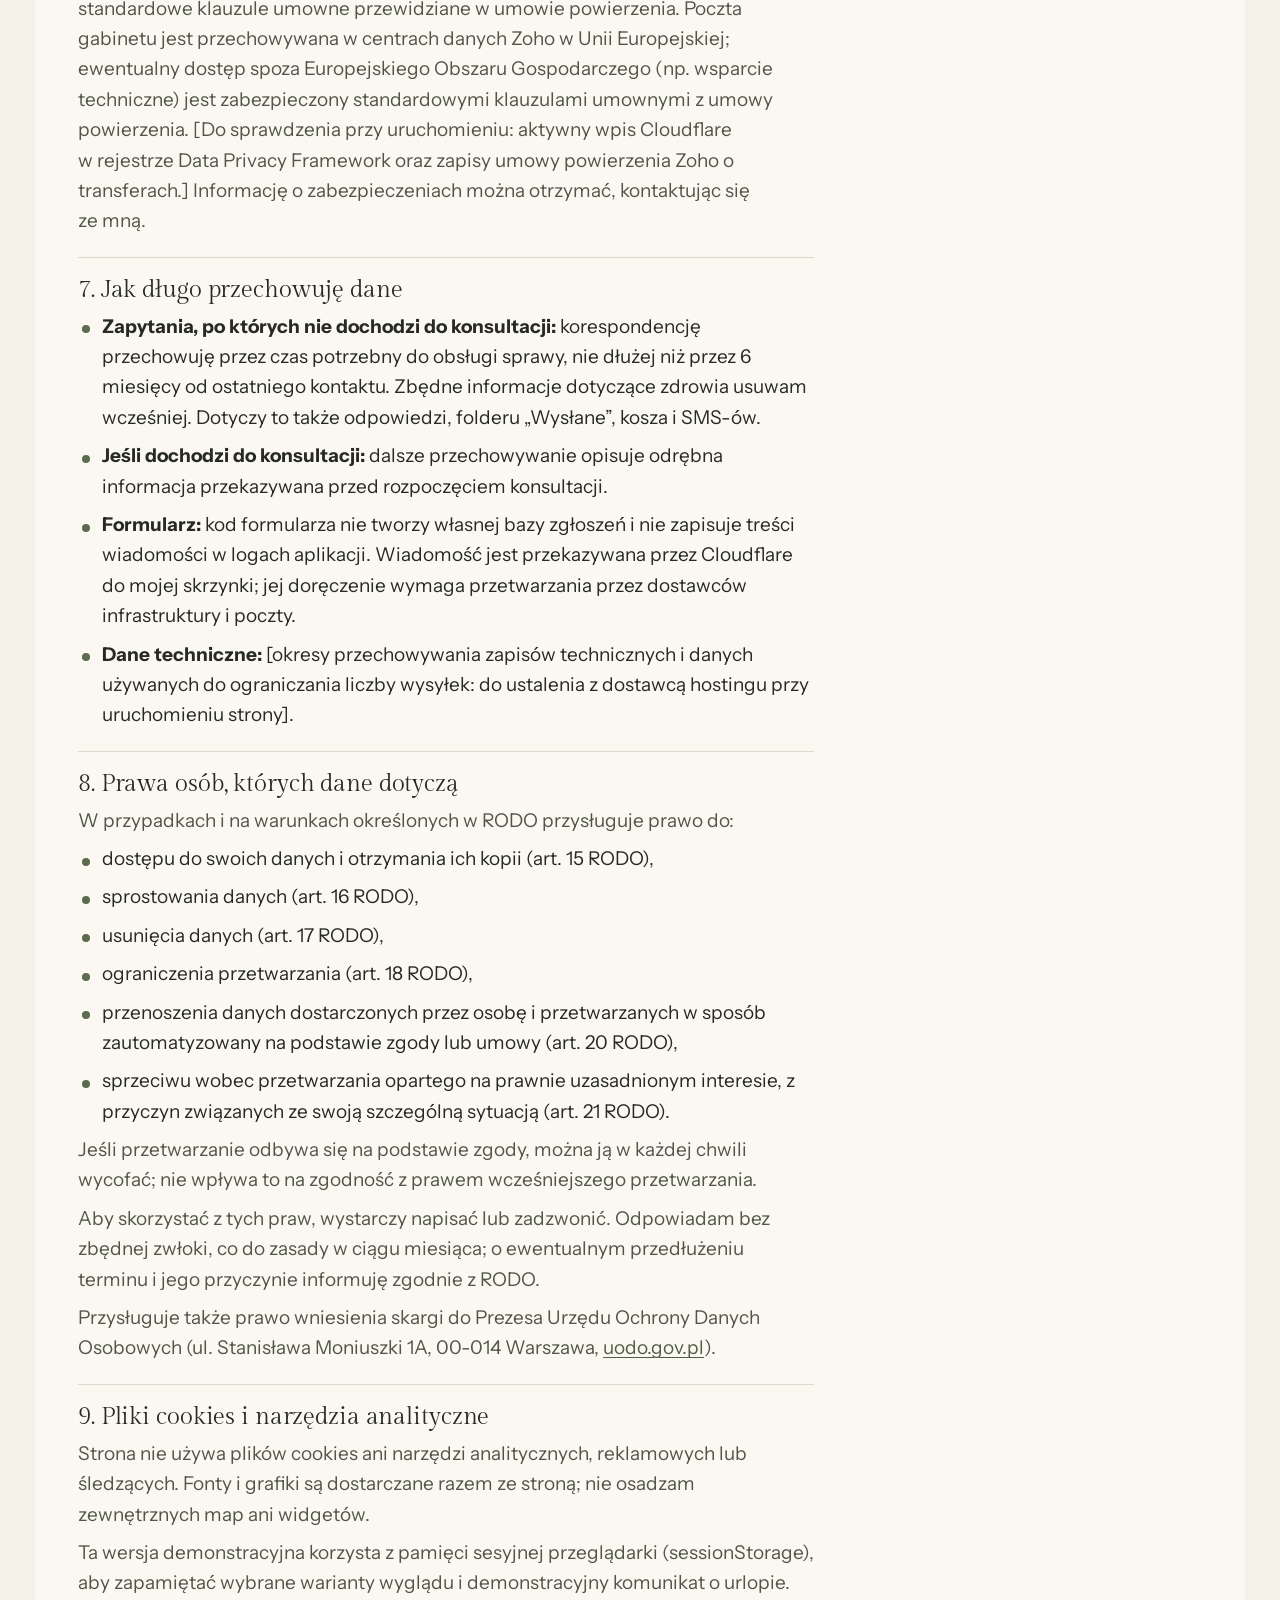
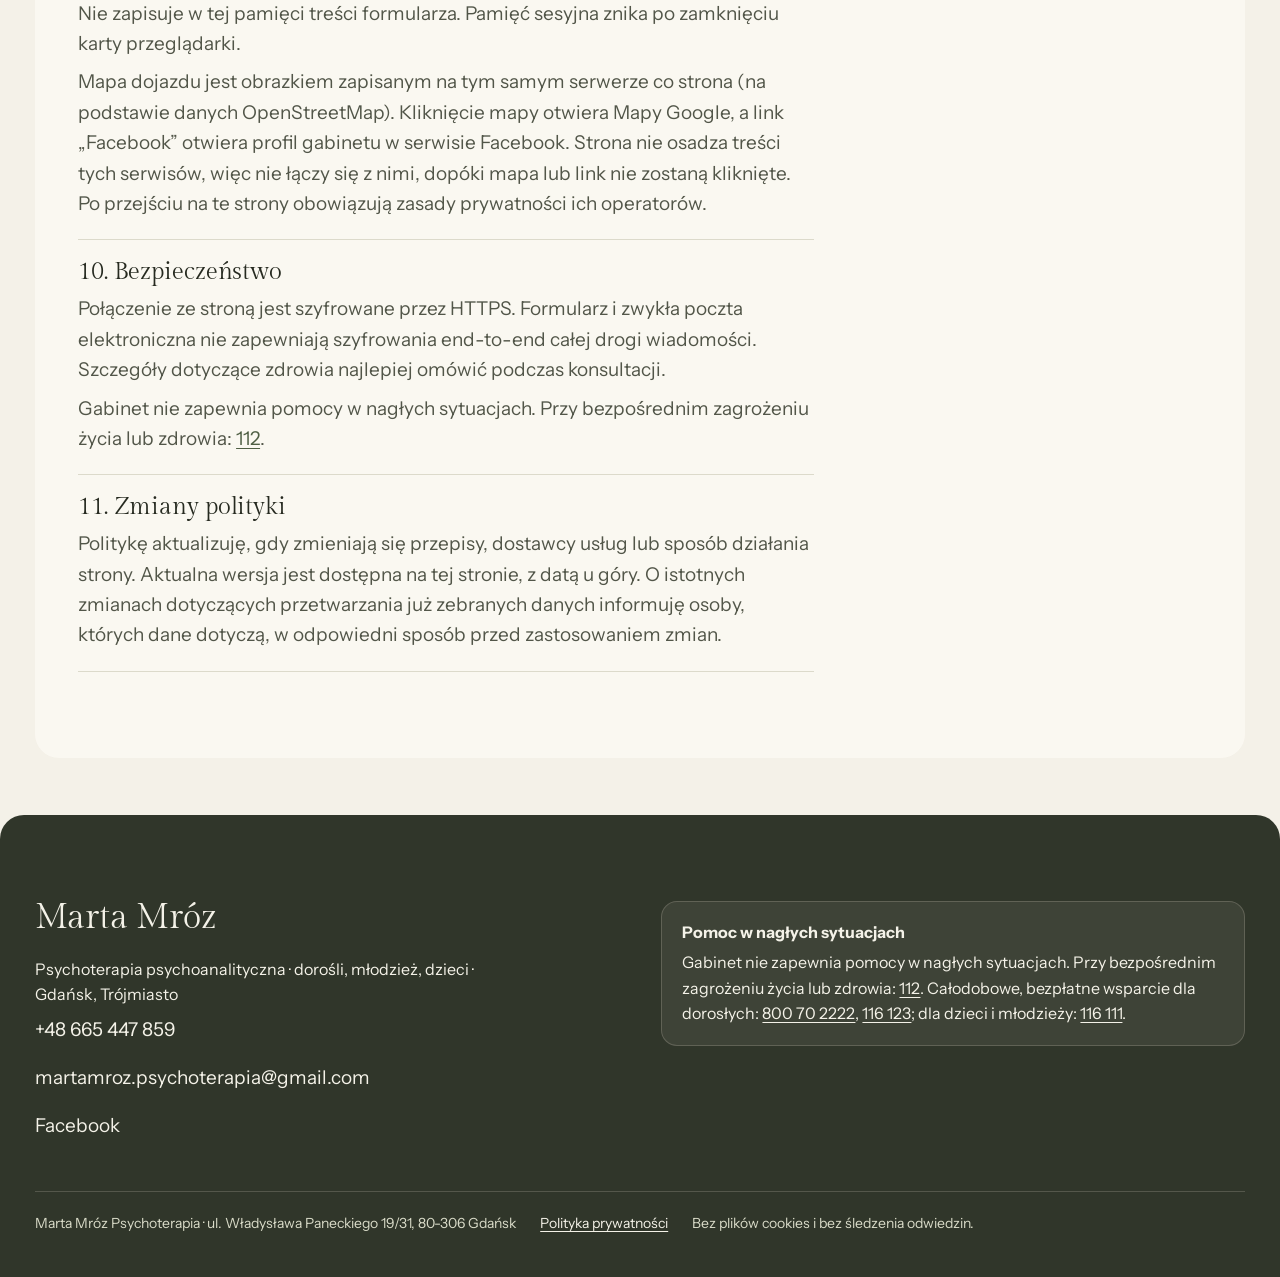
<file: polityka-prywatnosci.html>
<!doctype html>
<html lang="pl" data-font="gilda" data-bg="kwiaty" data-palette="szalwia">
<head>
<meta charset="utf-8">
<meta name="viewport" content="width=device-width, initial-scale=1">
<title>Polityka prywatności · Marta Mróz</title>
<meta name="description" content="Jak przetwarzam dane osobowe osób, które odwiedzają stronę i kontaktują się ze mną.">
<meta name="robots" content="noindex">
<meta name="theme-color" content="#F4F1E8">
<link rel="preload" href="fonts/gilda-display-latin.woff2" as="font" type="font/woff2" crossorigin>
<link rel="preload" href="fonts/instrument-sans-latin.woff2" as="font" type="font/woff2" crossorigin>
<link rel="stylesheet" href="assets/styles.css?v=202611252041">
<script src="assets/app.js?v=202611252041" defer></script>
</head>
<body class="">
<a class="skip-link" href="#tresc">Przejdź do treści</a>
<div class="proto-bar">
  <div class="wrap">
    <p><strong>PROTOTYP</strong> · treści, ceny i dane są przykładowe</p>
    <p class="proto-switch" aria-label="Krój tytułów">Krój: <button type="button" data-set-font="cormorant">Cormorant</button><button type="button" data-set-font="marcellus">Marcellus</button><button type="button" data-set-font="gilda">Gilda</button></p>
    <p class="proto-switch" aria-label="Tło strony">Tło: <button type="button" data-set-bg="gipsowka">gipsówka</button><button type="button" data-set-bg="kwiaty">kwiaty</button><button type="button" data-set-bg="brak">bez zdjęcia</button></p>
    <p class="proto-switch" aria-label="Kolory">Kolory: <button type="button" data-set-palette="oryginalne">oryginalne</button><button type="button" data-set-palette="terakota">terakota</button><button type="button" data-set-palette="szalwia">szałwia i miód</button></p>
    <p><a href="panel.html">Panel edycji</a> · <a href="?urlop=1" data-toggle-vacation>Pokaż komunikat o urlopie</a></p>
  </div>
</div>
<header class="topbar">
  <div class="wrap topbar-inner">
    <a class="brand" href="index.html">
      <span class="brand-name">Marta Mróz</span>
      <span class="brand-role">Psychoterapia psychoanalityczna</span>
    </a>
    <a class="btn btn-small" href="index.html#kontakt">Kontakt</a>
  </div>
</header>
<nav class="subnav" aria-label="Menu główne">
  <div class="wrap"><ul class="nav-list">
    <li><a href="index.html#jak-pracuje">Jak pracuję</a></li>
    <li><a href="index.html#cennik">Cennik</a></li>
    <li><a href="index.html#o-mnie">O mnie</a></li>
  </ul></div>
</nav>

<main id="tresc">
<section class="page-hero" aria-labelledby="pp-title">
  <div class="wrap stack">
    <p class="eyebrow">Dokument</p>
    <h1 id="pp-title">Polityka prywatności</h1>
    <p class="lead">Poniżej opisuję, jakie dane osobowe przetwarzam, gdy ktoś odwiedza tę stronę albo kontaktuje się ze mną przez formularz, e-mail lub telefon, w jakim celu i jak długo, oraz jakie prawa przysługują w związku z tymi danymi.</p>
    <p class="muted small">Wersja z dnia 24 listopada 2026 r. Projekt: fragmenty w nawiasach kwadratowych czekają na decyzje i potwierdzenie prawnika.</p>
  </div>
</section>
<section class="section" aria-label="Treść polityki prywatności">
  <div class="wrap qa legal">
    <article>
      <h2 class="h3-like">1. Administrator danych</h2>
      <p>Administratorem danych osobowych jest Marta Mróz, prowadząca działalność gospodarczą pod firmą Marta Mróz psychoterapia, ul. Władysława Paneckiego 19/31, 80-306 Gdańsk.</p>
      <p>W sprawach dotyczących danych osobowych można kontaktować się ze mną e-mailem: <a data-field="email" href="mailto:martamroz.psychoterapia@gmail.com">martamroz.psychoterapia@gmail.com</a>, telefonicznie: <a data-field="phone" href="tel:+48665447859">+48 665 447 859</a> lub listownie na adres gabinetu.</p>
    </article>

    <article>
      <h2 class="h3-like">2. Czego dotyczy ta polityka</h2>
      <p>Ta polityka opisuje korzystanie ze strony i kontakt organizacyjny: zapytania wysłane przez formularz, e-mailem, SMS-em lub telefonicznie, aż do umówienia konsultacji albo zakończenia korespondencji.</p>
      <p>Informację dotyczącą przetwarzania danych w związku z konsultacjami i psychoterapią przekazuję odrębnie, przed rozpoczęciem przetwarzania danych w tych celach.</p>
    </article>

    <article>
      <h2 class="h3-like">3. Jakie dane przetwarzam</h2>
      <ul class="plain-list">
        <li><strong>Formularz kontaktowy:</strong> imię lub pseudonim, adres e-mail albo numer telefonu oraz treść wiadomości, jeśli zostanie wpisana.</li>
        <li><strong>E-mail, SMS i telefon:</strong> adres e-mail lub numer telefonu, imię i nazwisko, jeśli zostaną podane, oraz treść korespondencji.</li>
        <li><strong>Dane techniczne:</strong> przy każdej wizycie na stronie przeglądarka przesyła adres IP oraz podstawowe informacje techniczne (np. rodzaj przeglądarki, datę i godzinę żądania). Przetwarza je firma hostingowa, aby wyświetlić stronę, a adres IP służy także do ograniczania liczby wysyłek z formularza.</li>
      </ul>
      <p>Do pierwszego kontaktu wystarczy imię lub pseudonim oraz e-mail albo numer telefonu. <strong>Proszę nie przesyłać dokumentacji, diagnoz, szczegółów dotyczących zdrowia ani danych innych osób</strong>, jeżeli nie są potrzebne do organizacji konsultacji. O powodach zgłoszenia porozmawiamy na spotkaniu.</p>
      <p>W sprawie konsultacji dla dziecka lub nastolatka proszę o kontakt rodzica lub opiekuna prawnego. W pierwszej wiadomości wystarczą dane kontaktowe osoby zgłaszającej oraz informacja, że zapytanie dotyczy osoby niepełnoletniej. Proszę nie przesyłać diagnoz, dokumentacji ani szczegółowego opisu sytuacji dziecka.</p>
    </article>

    <article>
      <h2 class="h3-like">4. Cele i podstawy prawne</h2>
      <ul class="plain-list">
        <li><strong>Odpowiedź na wiadomość i umówienie konsultacji:</strong> działania podejmowane na żądanie osoby, której dane dotyczą, przed zawarciem umowy (art. 6 ust. 1 lit. b RODO), a w pozostałej korespondencji mój prawnie uzasadniony interes, czyli możliwość odpowiedzi na wiadomość (art. 6 ust. 1 lit. f RODO).</li>
        <li><strong>Informacje o zdrowiu, jeśli mimo prośby zostaną przekazane:</strong> [podstawa do potwierdzenia przez prawnika: art. 9 ust. 2 lit. h w związku z art. 9 ust. 3 RODO z właściwym przepisem o tajemnicy zawodowej albo wyraźna zgoda, art. 9 ust. 2 lit. a RODO].</li>
        <li><strong>Działanie i bezpieczeństwo strony</strong> (dane techniczne, ochrona formularza przed spamem i nadużyciami): mój prawnie uzasadniony interes (art. 6 ust. 1 lit. f RODO).</li>
      </ul>
      <p>Podanie danych jest dobrowolne, ale bez danych kontaktowych nie mogę odpowiedzieć na wiadomość.</p>
      <p>Nie stosuję profilowania ani decyzji opartych wyłącznie na zautomatyzowanym przetwarzaniu, które wywoływałyby skutki prawne lub podobnie istotnie wpływały na osoby. Formularz korzysta z automatycznych zabezpieczeń ograniczających spam i nadużycia.</p>
    </article>

    <article>
      <h2 class="h3-like">5. Kto ma dostęp do danych</h2>
      <p>Korespondencję obsługuję osobiście. Dane są również przetwarzane przez dostawców usług niezbędnych do działania strony, przesłania wiadomości i obsługi poczty, w zakresie wynikającym z tych usług:</p>
      <ul class="plain-list">
        <li><strong>Hosting strony oraz techniczna obsługa i wysyłka formularza:</strong> [Cloudflare, Inc., na podstawie umowy powierzenia przetwarzania danych: do potwierdzenia przy uruchomieniu strony].</li>
        <li><strong>Poczta elektroniczna gabinetu:</strong> Zoho (konto w regionie Unii Europejskiej), na podstawie umowy powierzenia przetwarzania danych. [Do uzupełnienia przy uruchomieniu: nazwa podmiotu Zoho wskazanego w umowie.]</li>
      </ul>
      <p>Dane mogą zostać udostępnione organom publicznym tylko wtedy, gdy wymagają tego przepisy prawa.</p>
    </article>

    <article>
      <h2 class="h3-like">6. Przekazywanie danych poza Europejski Obszar Gospodarczy</h2>
      <p>Cloudflare może przetwarzać dane poza Europejskim Obszarem Gospodarczym, w tym w Stanach Zjednoczonych. Dla transferów do Cloudflare, Inc. objętych aktywną certyfikacją EU-US Data Privacy Framework stosowana jest decyzja Komisji Europejskiej o odpowiednim stopniu ochrony, a dla pozostałych transferów standardowe klauzule umowne przewidziane w umowie powierzenia. Poczta gabinetu jest przechowywana w centrach danych Zoho w Unii Europejskiej; ewentualny dostęp spoza Europejskiego Obszaru Gospodarczego (np. wsparcie techniczne) jest zabezpieczony standardowymi klauzulami umownymi z umowy powierzenia. [Do sprawdzenia przy uruchomieniu: aktywny wpis Cloudflare w rejestrze Data Privacy Framework oraz zapisy umowy powierzenia Zoho o transferach.] Informację o zabezpieczeniach można otrzymać, kontaktując się ze mną.</p>
    </article>

    <article>
      <h2 class="h3-like">7. Jak długo przechowuję dane</h2>
      <ul class="plain-list">
        <li><strong>Zapytania, po których nie dochodzi do konsultacji:</strong> korespondencję przechowuję przez czas potrzebny do obsługi sprawy, nie dłużej niż przez 6 miesięcy od ostatniego kontaktu. Zbędne informacje dotyczące zdrowia usuwam wcześniej. Dotyczy to także odpowiedzi, folderu „Wysłane”, kosza i SMS-ów.</li>
        <li><strong>Jeśli dochodzi do konsultacji:</strong> dalsze przechowywanie opisuje odrębna informacja przekazywana przed rozpoczęciem konsultacji.</li>
        <li><strong>Formularz:</strong> kod formularza nie tworzy własnej bazy zgłoszeń i nie zapisuje treści wiadomości w logach aplikacji. Wiadomość jest przekazywana przez Cloudflare do mojej skrzynki; jej doręczenie wymaga przetwarzania przez dostawców infrastruktury i poczty.</li>
        <li><strong>Dane techniczne:</strong> [okresy przechowywania zapisów technicznych i danych używanych do ograniczania liczby wysyłek: do ustalenia z dostawcą hostingu przy uruchomieniu strony].</li>
      </ul>
    </article>

    <article>
      <h2 class="h3-like">8. Prawa osób, których dane dotyczą</h2>
      <p>W przypadkach i na warunkach określonych w RODO przysługuje prawo do:</p>
      <ul class="plain-list">
        <li>dostępu do swoich danych i otrzymania ich kopii (art. 15 RODO),</li>
        <li>sprostowania danych (art. 16 RODO),</li>
        <li>usunięcia danych (art. 17 RODO),</li>
        <li>ograniczenia przetwarzania (art. 18 RODO),</li>
        <li>przenoszenia danych dostarczonych przez osobę i przetwarzanych w sposób zautomatyzowany na podstawie zgody lub umowy (art. 20 RODO),</li>
        <li>sprzeciwu wobec przetwarzania opartego na prawnie uzasadnionym interesie, z przyczyn związanych ze swoją szczególną sytuacją (art. 21 RODO).</li>
      </ul>
      <p>Jeśli przetwarzanie odbywa się na podstawie zgody, można ją w każdej chwili wycofać; nie wpływa to na zgodność z prawem wcześniejszego przetwarzania.</p>
      <p>Aby skorzystać z tych praw, wystarczy napisać lub zadzwonić. Odpowiadam bez zbędnej zwłoki, co do zasady w ciągu miesiąca; o ewentualnym przedłużeniu terminu i jego przyczynie informuję zgodnie z RODO.</p>
      <p>Przysługuje także prawo wniesienia skargi do Prezesa Urzędu Ochrony Danych Osobowych (ul. Stanisława Moniuszki 1A, 00-014 Warszawa, <a href="https://uodo.gov.pl" rel="noopener">uodo.gov.pl</a>).</p>
    </article>

    <article>
      <h2 class="h3-like">9. Pliki cookies i narzędzia analityczne</h2>
      <p>Strona nie używa plików cookies ani narzędzi analitycznych, reklamowych lub śledzących. Fonty i grafiki są dostarczane razem ze stroną; nie osadzam zewnętrznych map ani widgetów.</p>
      <p>Ta wersja demonstracyjna korzysta z pamięci sesyjnej przeglądarki (sessionStorage), aby zapamiętać wybrane warianty wyglądu i demonstracyjny komunikat o urlopie. Nie zapisuje w tej pamięci treści formularza. Pamięć sesyjna znika po zamknięciu karty przeglądarki.</p>
      <p>Mapa dojazdu jest obrazkiem zapisanym na tym samym serwerze co strona (na podstawie danych OpenStreetMap). Kliknięcie mapy otwiera Mapy Google, a link „Facebook” otwiera profil gabinetu w serwisie Facebook. Strona nie osadza treści tych serwisów, więc nie łączy się z nimi, dopóki mapa lub link nie zostaną kliknięte. Po przejściu na te strony obowiązują zasady prywatności ich operatorów.</p>
    </article>

    <article>
      <h2 class="h3-like">10. Bezpieczeństwo</h2>
      <p>Połączenie ze stroną jest szyfrowane przez HTTPS. Formularz i zwykła poczta elektroniczna nie zapewniają szyfrowania end-to-end całej drogi wiadomości. Szczegóły dotyczące zdrowia najlepiej omówić podczas konsultacji.</p>
      <p>Gabinet nie zapewnia pomocy w nagłych sytuacjach. Przy bezpośrednim zagrożeniu życia lub zdrowia: <a href="tel:112">112</a>.</p>
    </article>

    <article>
      <h2 class="h3-like">11. Zmiany polityki</h2>
      <p>Politykę aktualizuję, gdy zmieniają się przepisy, dostawcy usług lub sposób działania strony. Aktualna wersja jest dostępna na tej stronie, z datą u góry. O istotnych zmianach dotyczących przetwarzania już zebranych danych informuję osoby, których dane dotyczą, w odpowiedni sposób przed zastosowaniem zmian.</p>
    </article>
  </div>
</section>
</main>
<footer class="site-footer">
  <div class="wrap">
    <div class="footer-grid">
      <div class="stack">
        <p class="footer-brand">Marta Mróz</p>
        <p class="small">Psychoterapia psychoanalityczna · dorośli, młodzież, dzieci · Gdańsk, Trójmiasto</p>
        <ul class="footer-list">
          <li><a data-field="phone" href="tel:+48665447859">+48 665 447 859</a></li>
          <li><a data-field="email" href="mailto:martamroz.psychoterapia@gmail.com">martamroz.psychoterapia@gmail.com</a></li>
          <li><a href="https://www.facebook.com/profile.php?id=61595613346767" rel="noopener">Facebook</a></li>
        </ul>
      </div>
      <div class="footer-crisis" role="note" aria-labelledby="kryzys-stopka">
        <strong id="kryzys-stopka">Pomoc w nagłych sytuacjach</strong>
        Gabinet nie zapewnia pomocy w nagłych sytuacjach. Przy bezpośrednim zagrożeniu życia lub zdrowia: <a href="tel:112">112</a>. Całodobowe, bezpłatne wsparcie dla dorosłych: <a href="tel:800702222">800 70 2222</a>, <a href="tel:116123">116 123</a>; dla dzieci i młodzieży: <a href="tel:116111">116 111</a>.
      </div>
    </div>
    <div class="footer-legal">
      <span>Marta Mróz Psychoterapia · ul. Władysława Paneckiego 19/31, 80-306 Gdańsk</span>
      <a href="polityka-prywatnosci.html">Polityka prywatności</a>
      <span>Bez plików cookies i bez śledzenia odwiedzin.</span>
    </div>
  </div>
</footer>

</body>
</html>
</file>
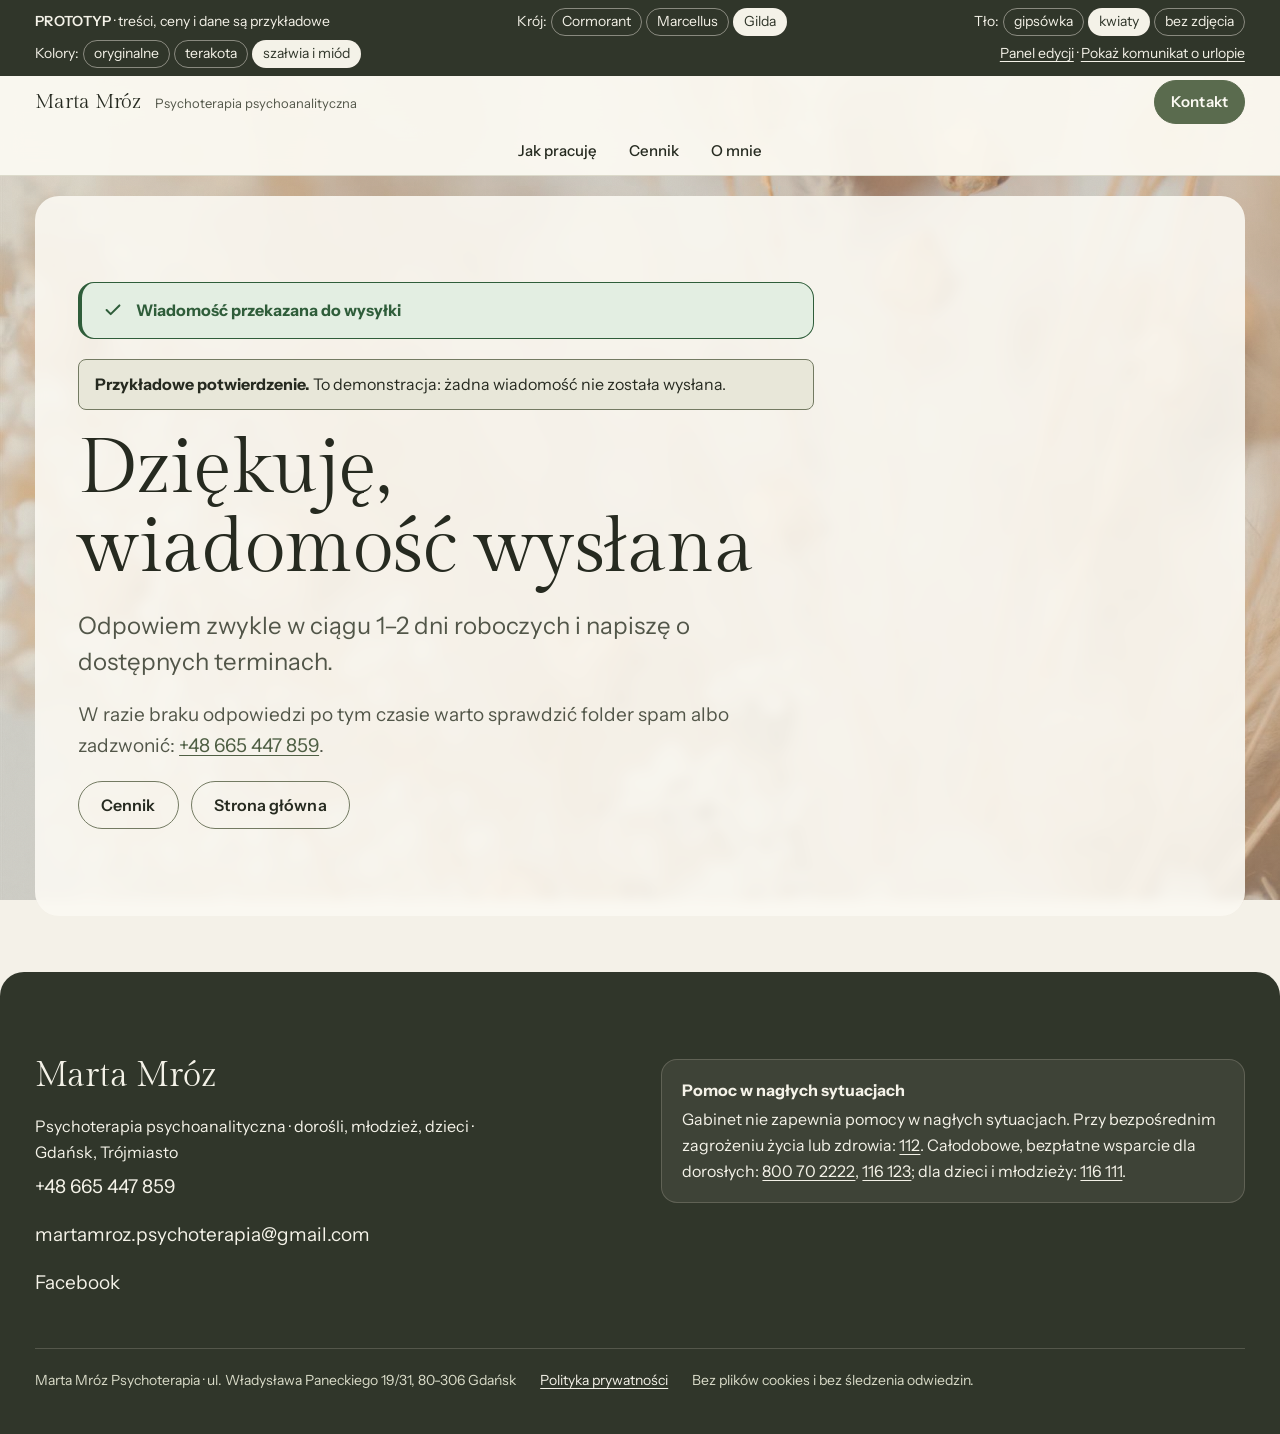
<file: potwierdzenie.html>
<!doctype html>
<html lang="pl" data-font="gilda" data-bg="kwiaty" data-palette="szalwia">
<head>
<meta charset="utf-8">
<meta name="viewport" content="width=device-width, initial-scale=1">
<title>Wiadomość wysłana · Marta Mróz</title>
<meta name="description" content="Potwierdzenie wysłania wiadomości z formularza kontaktowego.">
<meta name="robots" content="noindex">
<meta name="theme-color" content="#F4F1E8">
<link rel="preload" href="fonts/gilda-display-latin.woff2" as="font" type="font/woff2" crossorigin>
<link rel="preload" href="fonts/instrument-sans-latin.woff2" as="font" type="font/woff2" crossorigin>
<link rel="stylesheet" href="assets/styles.css?v=202611252041">
<script src="assets/app.js?v=202611252041" defer></script>
</head>
<body class="">
<a class="skip-link" href="#tresc">Przejdź do treści</a>
<div class="proto-bar">
  <div class="wrap">
    <p><strong>PROTOTYP</strong> · treści, ceny i dane są przykładowe</p>
    <p class="proto-switch" aria-label="Krój tytułów">Krój: <button type="button" data-set-font="cormorant">Cormorant</button><button type="button" data-set-font="marcellus">Marcellus</button><button type="button" data-set-font="gilda">Gilda</button></p>
    <p class="proto-switch" aria-label="Tło strony">Tło: <button type="button" data-set-bg="gipsowka">gipsówka</button><button type="button" data-set-bg="kwiaty">kwiaty</button><button type="button" data-set-bg="brak">bez zdjęcia</button></p>
    <p class="proto-switch" aria-label="Kolory">Kolory: <button type="button" data-set-palette="oryginalne">oryginalne</button><button type="button" data-set-palette="terakota">terakota</button><button type="button" data-set-palette="szalwia">szałwia i miód</button></p>
    <p><a href="panel.html">Panel edycji</a> · <a href="?urlop=1" data-toggle-vacation>Pokaż komunikat o urlopie</a></p>
  </div>
</div>
<header class="topbar">
  <div class="wrap topbar-inner">
    <a class="brand" href="index.html">
      <span class="brand-name">Marta Mróz</span>
      <span class="brand-role">Psychoterapia psychoanalityczna</span>
    </a>
    <a class="btn btn-small" href="index.html#kontakt">Kontakt</a>
  </div>
</header>
<nav class="subnav" aria-label="Menu główne">
  <div class="wrap"><ul class="nav-list">
    <li><a href="index.html#jak-pracuje">Jak pracuję</a></li>
    <li><a href="index.html#cennik">Cennik</a></li>
    <li><a href="index.html#o-mnie">O mnie</a></li>
  </ul></div>
</nav>

<main id="tresc">
<section class="page-hero" aria-labelledby="ok-title">
  <div class="wrap stack">
    <div class="notice notice-ok" role="status">
      <svg width="22" height="22" viewBox="0 0 24 24" fill="none" stroke="currentColor" stroke-width="2.2" stroke-linecap="round" stroke-linejoin="round" aria-hidden="true" focusable="false"><path d="m5 12 4.5 4.5L19 7"/></svg>
      <div><h2>Wiadomość przekazana do wysyłki</h2></div>
    </div>
    <div class="demo-note" role="note"><strong>Przykładowe potwierdzenie.</strong> To demonstracja: żadna wiadomość nie została wysłana.</div>
    <h1 id="ok-title">Dziękuję, wiadomość <em>wysłana</em></h1>
    <p class="lead" data-vacation-off>Odpowiem zwykle w ciągu <span data-field="reply-time">1–2</span> dni roboczych i napiszę o dostępnych terminach.</p>
    <div class="notice notice-vacation" data-vacation hidden role="status">
      <div><h2 data-field="vacation-title">Przerwa urlopowa: 2–8 listopada 2026</h2><p><span data-field="vacation-return">Do wiadomości wrócę od 9 listopada.</span> Odpowiedź zwykle w ciągu <span data-field="reply-time">1–2</span> dni roboczych od powrotu.</p></div>
    </div>
    <p class="muted">W razie braku odpowiedzi po tym czasie warto sprawdzić folder spam albo zadzwonić: <a data-field="phone" href="tel:+48665447859">+48 665 447 859</a>.</p>
    <div class="actions">
      <a class="btn btn-ghost" href="index.html#cennik">Cennik</a>
      <a class="btn btn-ghost" href="index.html">Strona główna</a>
    </div>
  </div>
</section>
</main>
<footer class="site-footer">
  <div class="wrap">
    <div class="footer-grid">
      <div class="stack">
        <p class="footer-brand">Marta Mróz</p>
        <p class="small">Psychoterapia psychoanalityczna · dorośli, młodzież, dzieci · Gdańsk, Trójmiasto</p>
        <ul class="footer-list">
          <li><a data-field="phone" href="tel:+48665447859">+48 665 447 859</a></li>
          <li><a data-field="email" href="mailto:martamroz.psychoterapia@gmail.com">martamroz.psychoterapia@gmail.com</a></li>
          <li><a href="https://www.facebook.com/profile.php?id=61595613346767" rel="noopener">Facebook</a></li>
        </ul>
      </div>
      <div class="footer-crisis" role="note" aria-labelledby="kryzys-stopka">
        <strong id="kryzys-stopka">Pomoc w nagłych sytuacjach</strong>
        Gabinet nie zapewnia pomocy w nagłych sytuacjach. Przy bezpośrednim zagrożeniu życia lub zdrowia: <a href="tel:112">112</a>. Całodobowe, bezpłatne wsparcie dla dorosłych: <a href="tel:800702222">800 70 2222</a>, <a href="tel:116123">116 123</a>; dla dzieci i młodzieży: <a href="tel:116111">116 111</a>.
      </div>
    </div>
    <div class="footer-legal">
      <span>Marta Mróz Psychoterapia · ul. Władysława Paneckiego 19/31, 80-306 Gdańsk</span>
      <a href="polityka-prywatnosci.html">Polityka prywatności</a>
      <span>Bez plików cookies i bez śledzenia odwiedzin.</span>
    </div>
  </div>
</footer>

</body>
</html>
</file>
<file: assets/styles.css>
/* Prototyp strony gabinetu — style pisane mobile-first (bazowo telefon, rozszerzenia przez min-width). */

/* ---------- Fonty (hostowane lokalnie, SIL OFL 1.1) ---------- */
@font-face { font-family: "Fraunces"; font-style: normal; font-weight: 300 700; font-display: swap;
  src: url("../fonts/fraunces-latin-ext.woff2") format("woff2");
  unicode-range: U+0100-02BA, U+02BD-02C5, U+02C7-02CC, U+02CE-02D7, U+02DD-02FF, U+0304, U+0308, U+0329, U+1D00-1DBF, U+1E00-1E9F, U+1EF2-1EFF, U+2020, U+20A0-20AB, U+20AD-20C4, U+2113, U+2C60-2C7F, U+A720-A7FF; }
@font-face { font-family: "Fraunces"; font-style: normal; font-weight: 300 700; font-display: swap;
  src: url("../fonts/fraunces-latin.woff2") format("woff2");
  unicode-range: U+0000-00FF, U+0131, U+0152-0153, U+02BB-02BC, U+02C6, U+02DA, U+02DC, U+0304, U+0308, U+0329, U+2000-206F, U+20AC, U+2122, U+2191, U+2193, U+2212, U+2215, U+FEFF, U+FFFD; }
@font-face { font-family: "Fraunces"; font-style: italic; font-weight: 300 700; font-display: swap;
  src: url("../fonts/fraunces-italic-latin-ext.woff2") format("woff2");
  unicode-range: U+0100-02BA, U+02BD-02C5, U+02C7-02CC, U+02CE-02D7, U+02DD-02FF, U+0304, U+0308, U+0329, U+1D00-1DBF, U+1E00-1E9F, U+1EF2-1EFF, U+2020, U+20A0-20AB, U+20AD-20C4, U+2113, U+2C60-2C7F, U+A720-A7FF; }
@font-face { font-family: "Fraunces"; font-style: italic; font-weight: 300 700; font-display: swap;
  src: url("../fonts/fraunces-italic-latin.woff2") format("woff2");
  unicode-range: U+0000-00FF, U+0131, U+0152-0153, U+02BB-02BC, U+02C6, U+02DA, U+02DC, U+0304, U+0308, U+0329, U+2000-206F, U+20AC, U+2122, U+2191, U+2193, U+2212, U+2215, U+FEFF, U+FFFD; }
@font-face { font-family: "Instrument Sans"; font-style: normal; font-weight: 400 700; font-display: swap;
  src: url("../fonts/instrument-sans-latin-ext.woff2") format("woff2");
  unicode-range: U+0100-02BA, U+02BD-02C5, U+02C7-02CC, U+02CE-02D7, U+02DD-02FF, U+0304, U+0308, U+0329, U+1D00-1DBF, U+1E00-1E9F, U+1EF2-1EFF, U+2020, U+20A0-20AB, U+20AD-20C4, U+2113, U+2C60-2C7F, U+A720-A7FF; }
@font-face { font-family: "Instrument Sans"; font-style: normal; font-weight: 400 700; font-display: swap;
  src: url("../fonts/instrument-sans-latin.woff2") format("woff2");
  unicode-range: U+0000-00FF, U+0131, U+0152-0153, U+02BB-02BC, U+02C6, U+02DA, U+02DC, U+0304, U+0308, U+0329, U+2000-206F, U+20AC, U+2122, U+2191, U+2193, U+2212, U+2215, U+FEFF, U+FFFD; }

/* ---------- Tokeny ---------- */
:root {
  color-scheme: light;

  /* Kolory — wszystkie pary tekst/tło sprawdzone (WCAG 2.2 AA), patrz README */
  --bg: #FBF6F0;
  --sand: #F3E8DC;
  --surface: #FFFDF9;
  --ink: #2A211C;
  --ink-2: #5C4F47;
  --clay: #A5472A;
  --clay-text: #953F24;
  --clay-soft: #F4DCCD;
  --sage: #4F6552;
  --sage-soft: #DFE7DA;
  --night: #2A221E;
  --cream: #F6EDE3;
  --line: #E6D9CB;          /* tylko dekoracyjne podziały */
  --field: #85715F;         /* obrys pól: ≥ 3:1 */
  --focus: #1D4E5E;
  --err: #9E2F2A;
  --err-bg: #FBE9E6;
  --ok: #2F5D3A;
  --ok-bg: #E3EEE2;

  /* Typografia: płynna skala */
  --font-display: "Fraunces", "Iowan Old Style", Georgia, serif;
  --font-body: "Instrument Sans", system-ui, "Segoe UI", sans-serif;
  --step--1: clamp(0.9375rem, 0.92rem + 0.1vw, 1rem);
  --step-0: clamp(1.0625rem, 1.02rem + 0.22vw, 1.1875rem);
  --step-1: clamp(1.25rem, 1.15rem + 0.5vw, 1.5rem);
  --step-2: clamp(1.5rem, 1.3rem + 1vw, 2.125rem);
  --step-3: clamp(1.875rem, 1.5rem + 1.9vw, 3rem);
  --step-4: clamp(2.5rem, 1.75rem + 3.8vw, 4.75rem);
  --step-5: clamp(2.25rem, 1rem + 6vw, 5.75rem);

  /* Przestrzeń, kształty, cienie */
  --space-xs: 0.5rem;
  --space-s: 0.875rem;
  --space-m: 1.25rem;
  --space-l: clamp(1.75rem, 1.4rem + 1.6vw, 2.75rem);
  --space-xl: clamp(3rem, 2.2rem + 4vw, 6rem);
  --space-2xl: clamp(4.5rem, 3rem + 7vw, 9rem);
  --gutter: clamp(1rem, 0.6rem + 2vw, 2.5rem);
  --measure: 62ch;
  --radius-s: 0.75rem;
  --radius-m: 1.25rem;
  --radius-l: 2rem;
  --radius-pill: 999px;
  --shadow-soft: 0 1px 2px rgb(60 35 20 / 0.05), 0 12px 32px -12px rgb(60 35 20 / 0.18);
  --shadow-float: 0 2px 6px rgb(60 35 20 / 0.06), 0 24px 48px -20px rgb(60 35 20 / 0.28);
  --ease: cubic-bezier(0.22, 1, 0.36, 1);
}

/* ---------- Baza ---------- */
*, *::before, *::after { box-sizing: border-box; }
html { -webkit-text-size-adjust: 100%; text-size-adjust: 100%; scroll-padding-top: 9rem; }
body {
  margin: 0;
  min-height: 100vh;
  font-family: var(--font-body);
  font-size: var(--step-0);
  line-height: 1.6;
  color: var(--ink);
  background:
    radial-gradient(60rem 40rem at 110% -10%, rgb(244 220 205 / 0.75), transparent 60%),
    radial-gradient(50rem 36rem at -20% 30%, rgb(223 231 218 / 0.6), transparent 65%),
    var(--bg);
  overflow-x: clip;
}
/* Delikatna faktura papieru — czysto dekoracyjna */
body::before {
  content: "";
  position: fixed;
  inset: 0;
  z-index: -1;
  pointer-events: none;
  background: url("grain.svg");
  opacity: 0.12;
  mix-blend-mode: multiply;
}
img, svg { display: block; max-width: 100%; }
h1, h2, h3 { font-family: var(--font-display); font-weight: 400; line-height: 1.08; letter-spacing: -0.02em; margin: 0; text-wrap: balance; font-optical-sizing: auto; }
h1 { font-size: var(--step-5); }
h2 { font-size: var(--step-3); }
h3 { font-size: var(--step-1); line-height: 1.25; letter-spacing: -0.01em; }
p, li { text-wrap: pretty; }
p { margin: 0; max-width: var(--measure); }
em, .italic { font-family: var(--font-display); font-style: italic; font-weight: 400; }
a { color: var(--clay-text); text-decoration-thickness: 1px; text-underline-offset: 0.18em; transition: color 0.2s var(--ease), text-decoration-thickness 0.2s var(--ease); }
a:hover { text-decoration-thickness: 2px; }
:focus-visible { outline: 3px solid var(--focus); outline-offset: 3px; border-radius: 0.375rem; }
::selection { background: var(--clay-soft); color: var(--ink); }
/* Na ciemnych tłach obwódka fokusu musi być jasna (kontrast ≥ 3:1) */
.site-footer :focus-visible, .price-band :focus-visible, .proto-bar :focus-visible { outline-color: var(--cream); }

.skip-link {
  position: absolute; left: 1rem; top: -4rem; z-index: 100;
  padding: 0.75rem 1.25rem; border-radius: var(--radius-pill);
  background: var(--ink); color: var(--cream); text-decoration: none; font-weight: 600;
}
.skip-link:focus { top: 1rem; }
.visually-hidden { position: absolute !important; width: 1px; height: 1px; margin: -1px; padding: 0; overflow: hidden; clip: rect(0 0 0 0); white-space: nowrap; border: 0; }

.wrap { width: min(100% - 2 * var(--gutter), 76rem); margin-inline: auto; }
.stack > * + * { margin-top: var(--flow, var(--space-m)); }
.muted { color: var(--ink-2); }
.small { font-size: var(--step--1); }
.eyebrow {
  display: inline-flex; align-items: center; gap: 0.5rem;
  font-size: var(--step--1); font-weight: 600; letter-spacing: 0.04em; color: var(--ink-2);
}
.eyebrow::before { content: ""; width: 1.75rem; height: 1px; background: currentColor; }
.lead { font-size: var(--step-1); line-height: 1.5; color: var(--ink-2); }
.note-sample { font-size: 0.875rem; color: var(--ink-2); font-style: normal; }
.note-sample::before { content: "Przykład · "; font-weight: 600; }

/* ---------- Pasek prototypu ---------- */
.proto-bar {
  background: var(--night); color: var(--cream);
  font-size: 0.875rem; line-height: 1.4;
}
.proto-bar .wrap { display: flex; flex-wrap: wrap; gap: 0.25rem 1rem; align-items: center; justify-content: space-between; padding-block: 0.5rem; }
.proto-bar a { color: var(--cream); }
.proto-bar strong { font-weight: 600; letter-spacing: 0.02em; }

/* ---------- Nagłówek (przyklejona pastylka) ---------- */
.site-header { position: sticky; top: 0.5rem; z-index: 50; padding-top: 0.5rem; }
.nav-shell {
  display: grid; grid-template-columns: 1fr auto; gap: 0.5rem 1rem; align-items: center;
  padding: 0.625rem 0.625rem 0.625rem 1.125rem;
  border-radius: var(--radius-l);
  background: rgb(255 253 249 / 0.82);
  border: 1px solid rgb(230 217 203 / 0.9);
  box-shadow:  0 1px 2px rgb(60 35 20 / 0.05), 0 8px 20px -14px rgb(60 35 20 / 0.18);
  -webkit-backdrop-filter: saturate(1.4) blur(14px);
  backdrop-filter: saturate(1.4) blur(14px);
}
.brand { display: grid; text-decoration: none; color: var(--ink); line-height: 1.15; }
.brand-name { font-family: var(--font-display); font-size: 1.1875rem; letter-spacing: -0.01em; }
.brand-role { font-size: 0.8125rem; color: var(--ink-2); }
.nav-list {
  grid-column: 1 / -1;
  display: flex; flex-wrap: wrap; gap: 0.125rem;
  margin: 0; padding: 0.25rem 0 0; list-style: none;
  border-top: 1px solid var(--line);
}
.nav-list a {
  display: inline-flex; align-items: center; min-height: 2.75rem;
  padding: 0.5rem 0.75rem; border-radius: var(--radius-pill);
  color: var(--ink); text-decoration: none; font-size: 0.9375rem; font-weight: 500;
  transition: background-color 0.2s var(--ease);
}
.nav-list li:first-child a { padding-left: 0.375rem; }
/* Na wąskich ekranach krótsza etykieta „Cennik”, pełna od 56rem */
.label-long { display: none; }
.nav-list a:hover { background: var(--sand); }
.nav-list a[aria-current="page"] { background: var(--sand); text-decoration: underline; text-decoration-thickness: 2px; text-underline-offset: 0.3em; }
.nav-list .nav-contact { display: none; }
.nav-list a.btn { color: var(--btn-fg); background: var(--btn-bg); padding-inline: 1.125rem; }
.nav-list a.btn[aria-current="page"] { text-decoration: underline; text-underline-offset: 0.3em; }

/* ---------- Przyciski ---------- */
.btn {
  --btn-bg: var(--clay); --btn-fg: var(--surface);
  display: inline-flex; align-items: center; justify-content: center; gap: 0.625rem;
  min-height: 3rem; padding: 0.75rem 1.375rem;
  border: 1.5px solid var(--btn-bg); border-radius: var(--radius-pill);
  background: var(--btn-bg); color: var(--btn-fg);
  font: 600 1rem/1.2 var(--font-body); letter-spacing: 0.005em;
  text-decoration: none; cursor: pointer;
  transition: transform 0.25s var(--ease), box-shadow 0.25s var(--ease), background-color 0.2s var(--ease);
}
.btn:hover { box-shadow: 0 10px 24px -12px rgb(165 71 42 / 0.6); transform: translateY(-1px); }
.btn .arrow { transition: transform 0.3s var(--ease); }
.btn:hover .arrow { transform: translateX(3px); }
.btn-ghost { --btn-bg: transparent; --btn-fg: var(--ink); border-color: var(--field); }
.btn-ghost:hover { background: var(--surface); box-shadow: none; }
.btn-small { min-height: 2.75rem; padding: 0.5rem 1rem; font-size: 0.9375rem; }
.btn-light { --btn-bg: var(--cream); --btn-fg: var(--night); }
.actions { display: flex; flex-wrap: wrap; gap: 0.75rem; align-items: center; }

/* ---------- Sekcje ---------- */
main { display: block; }
.section { padding-block: var(--space-xl); }
.section-head { display: grid; gap: var(--space-s); margin-bottom: var(--space-l); }
.section-head p { color: var(--ink-2); }
.divider { border: 0; height: 1px; background: var(--line); margin: 0; }

/* Hero */
.hero { padding-top: var(--space-l); padding-bottom: var(--space-xl); }
.hero-grid { display: grid; gap: var(--space-l); align-items: end; }
.hero h1 em { color: var(--clay-text); }
.hero .lead { margin-top: var(--space-m); }
.hero .actions { margin-top: var(--space-l); }
.hero-steps { margin-top: var(--space-m); font-size: var(--step--1); color: var(--ink-2); }
.page-hero { padding-top: var(--space-l); padding-bottom: var(--space-l); }
.page-hero h1 { font-size: var(--step-4); }
.page-hero .lead { margin-top: var(--space-m); }

/* Kadry zdjęć (placeholdery) */
.photo {
  position: relative; overflow: hidden;
  display: grid; place-items: center; text-align: center;
  background:
    radial-gradient(120% 80% at 20% 10%, rgb(255 253 249 / 0.7), transparent 55%),
    linear-gradient(160deg, #EBCDB9 0%, #DDB39A 45%, #C99C86 100%);
  color: var(--ink);
}
.photo span { padding: 0.5rem 0.875rem; border-radius: var(--radius-pill); background: rgb(255 253 249 / 0.85); font-size: 0.875rem; font-weight: 600; }
.photo-portrait { aspect-ratio: 4 / 5; border-radius: 999px 999px var(--radius-l) var(--radius-l); }
.photo-room { aspect-ratio: 3 / 2; border-radius: var(--radius-l); background: radial-gradient(120% 80% at 80% 0%, rgb(255 253 249 / 0.6), transparent 55%), linear-gradient(200deg, #DCE5D6 0%, #B9C9B5 55%, #9DB29C 100%); }
.hero-media { position: relative; max-width: min(15rem, 62%); justify-self: center; width: 100%; }
.float-card {
  position: absolute; left: -0.5rem; bottom: 1.25rem;
  display: grid; gap: 0.125rem;
  padding: 0.875rem 1.125rem; border-radius: var(--radius-m);
  background: var(--surface); box-shadow: var(--shadow-float);
  border: 1px solid var(--line);
}
.float-card strong { font-family: var(--font-display); font-weight: 500; font-size: 1.5rem; line-height: 1.1; }
.float-card span { font-size: 0.875rem; color: var(--ink-2); }

/* Siatka kafelków (bento) */
.bento { display: grid; gap: var(--space-s); }
.tile {
  position: relative; display: grid; gap: 0.5rem; align-content: start;
  padding: var(--space-m) var(--space-m) calc(var(--space-m) + 0.25rem);
  border-radius: var(--radius-m);
  background: var(--surface); border: 1px solid var(--line);
  container-type: inline-size;
}
.tile h3 { font-size: var(--step-1); }
.tile p { color: var(--ink-2); font-size: var(--step--1); }
.tile-num { font-family: var(--font-display); font-style: italic; font-size: 1rem; color: var(--clay-text); }
.tile-accent { background: var(--clay-soft); border-color: transparent; }
.tile-sage { background: var(--sage-soft); border-color: transparent; }

/* Ceny */
.price-band { background: var(--night); color: var(--cream); border-radius: var(--radius-l); padding: var(--space-l) var(--space-m); }
.price-band h2 { color: var(--cream); }
.price-band p { color: #E8DBCD; }
.price-band a { color: var(--cream); }
.price-grid { display: grid; gap: var(--space-s); margin-top: var(--space-l); }
.price-card {
  display: grid; gap: 0.25rem; padding: var(--space-m);
  border-radius: var(--radius-m); background: rgb(246 237 227 / 0.07); border: 1px solid rgb(246 237 227 / 0.16);
}
.price-card .label { font-size: var(--step--1); font-weight: 600; letter-spacing: 0.02em; }
.price-card .amount { font-family: var(--font-display); font-size: var(--step-4); line-height: 1; letter-spacing: -0.03em; }
.price-card .amount small { font-family: var(--font-body); font-size: 1rem; letter-spacing: 0; opacity: 0.9; white-space: nowrap; }
.price-card.highlight { background: var(--cream); color: var(--night); border-color: var(--cream); }
.price-card.highlight p { color: var(--ink-2); }
.price-light .price-card { background: var(--surface); border-color: var(--line); color: var(--ink); }
.price-light .price-card p { color: var(--ink-2); }
.price-light .price-card.highlight { background: var(--clay-soft); border-color: transparent; }

/* Kroki */
.steps { display: grid; gap: var(--space-s); counter-reset: step; margin: 0; padding: 0; list-style: none; }
.step {
  display: grid; grid-template-columns: auto 1fr; gap: 0.25rem 1rem; align-items: start;
  padding: var(--space-m); border-radius: var(--radius-m); background: var(--surface); border: 1px solid var(--line);
}
.step::before {
  counter-increment: step; content: counter(step, decimal-leading-zero);
  grid-row: span 2;
  display: grid; place-items: center; width: 3rem; height: 3rem; border-radius: 50%;
  background: var(--clay-soft); color: var(--clay-text);
  font-family: var(--font-display); font-style: italic; font-size: 1.125rem;
}
.step h3 { font-size: var(--step-1); }
.step p { color: var(--ink-2); font-size: var(--step--1); }
.callout {
  display: flex; gap: 0.75rem; align-items: flex-start;
  margin-top: var(--space-m); padding: 1rem 1.25rem; border-radius: var(--radius-m);
  background: var(--sage-soft); color: var(--ink);
}
.callout svg { flex: none; margin-top: 0.2rem; color: var(--sage); }

/* Cytat / myśl przewodnia (nie opinia klienta) */
.statement { padding-block: var(--space-xl); text-align: center; }
.statement p { margin-inline: auto; max-width: 22ch; font-family: var(--font-display); font-size: var(--step-4); line-height: 1.08; letter-spacing: -0.025em; text-wrap: balance; }
.statement p em { color: var(--clay-text); }

/* Lista kwalifikacji */
.chips { display: flex; flex-wrap: wrap; gap: 0.5rem; margin: 0; padding: 0; list-style: none; }
.chips li { padding: 0.4rem 0.875rem; border-radius: var(--radius-pill); background: var(--surface); border: 1px solid var(--line); font-size: var(--step--1); }
.split { display: grid; gap: var(--space-l); align-items: center; }
.cred { display: grid; gap: 0; margin: 0; padding: 0; list-style: none; border-top: 1px solid var(--line); }
.cred li { display: grid; gap: 0.25rem; padding-block: var(--space-m); border-bottom: 1px solid var(--line); }
.cred .k { font-size: var(--step--1); font-weight: 600; color: var(--clay-text); letter-spacing: 0.02em; }
.cred .v { font-family: var(--font-display); font-size: var(--step-1); line-height: 1.3; }

/* Pytania (odpowiedzi zawsze widoczne) */
.qa { display: grid; gap: 0; border-top: 1px solid var(--line); }
.qa article { display: grid; gap: 0.5rem; padding-block: var(--space-m); border-bottom: 1px solid var(--line); }
.qa h3 { font-size: var(--step-1); }
.qa p { color: var(--ink-2); }

/* Zasady */
.rules { display: grid; gap: var(--space-s); margin: 0; padding: 0; list-style: none; }
.rules li { padding: var(--space-m); border-radius: var(--radius-m); background: var(--surface); border: 1px solid var(--line); }
.rules strong { display: block; font-family: var(--font-display); font-weight: 500; font-size: var(--step-1); margin-bottom: 0.25rem; }
.rules p { color: var(--ink-2); font-size: var(--step--1); }

/* CTA końcowe */
.cta-card {
  display: grid; gap: var(--space-m); padding: var(--space-l) var(--space-m);
  border-radius: var(--radius-l);
  background:
    radial-gradient(80% 120% at 100% 0%, rgb(255 253 249 / 0.55), transparent 60%),
    linear-gradient(135deg, var(--clay-soft), #EFD0BE);
}
.cta-card h2 { font-size: var(--step-3); }

/* ---------- Kontakt i formularz ---------- */
.channels { display: grid; gap: var(--space-s); }
.channel {
  display: flex; gap: 0.875rem; align-items: center;
  padding: 1rem 1.125rem; border-radius: var(--radius-m);
  background: var(--surface); border: 1px solid var(--line); color: var(--ink); text-decoration: none;
}
.channel .ico { display: grid; place-items: center; flex: none; width: 2.75rem; height: 2.75rem; border-radius: 50%; background: var(--clay-soft); color: var(--clay-text); }
.channel strong { display: block; font-weight: 600; }
.channel span { font-size: var(--step--1); color: var(--ink-2); }
a.channel:hover { border-color: var(--field); }

.notice {
  display: flex; gap: 0.75rem; align-items: flex-start;
  padding: 1rem 1.25rem; border-radius: var(--radius-m);
  border: 1px solid transparent; border-left-width: 4px;
}
.notice h2, .notice h3 { font-family: var(--font-body); font-size: 1rem; font-weight: 700; letter-spacing: 0; line-height: 1.4; }
.notice p { font-size: var(--step--1); }
.notice-vacation { background: var(--clay-soft); border-color: var(--clay); }
.notice-ok { background: var(--ok-bg); border-color: var(--ok); color: var(--ok); }
.notice-ok p { color: var(--ink); }
.notice-err { background: var(--err-bg); border-color: var(--err); color: var(--err); }
.notice-err p, .notice-err li { color: var(--ink); }
.notice-err ul { margin: 0.25rem 0 0; padding-left: 1.25rem; }
[hidden] { display: none !important; }

.form-card { padding: var(--space-l) var(--space-m); border-radius: var(--radius-l); background: var(--surface); border: 1px solid var(--line); box-shadow: var(--shadow-soft); }
.form-card h2 { font-size: var(--step-2); }
.field { display: grid; gap: 0.375rem; }
.field + .field, .field-first { margin-top: var(--space-m); }
.field label { font-weight: 600; }
.field .req { font-weight: 400; color: var(--ink-2); }
.field .hint { font-size: var(--step--1); color: var(--ink-2); }
.field input, .field textarea {
  width: 100%; min-height: 3.25rem; padding: 0.75rem 1rem;
  border: 2px solid var(--field); border-radius: var(--radius-s);
  background: var(--surface); color: var(--ink);
  font: 400 1.0625rem/1.5 var(--font-body);
  transition: border-color 0.2s var(--ease), box-shadow 0.2s var(--ease);
}
.field textarea { min-height: 8rem; resize: vertical; }
.field input:focus-visible, .field textarea:focus-visible { outline: 3px solid var(--focus); outline-offset: 2px; border-color: var(--focus); }
.field .error { display: none; font-size: var(--step--1); font-weight: 600; color: var(--err); }
.field.has-error input, .field.has-error textarea { border-color: var(--err); background: var(--err-bg); }
.field.has-error .error { display: block; }
.field .counter { font-size: 0.875rem; color: var(--ink-2); text-align: right; }
.hp { position: absolute; left: -10000px; width: 1px; height: 1px; overflow: hidden; }
.privacy-note { margin-top: var(--space-m); font-size: var(--step--1); color: var(--ink-2); }
.consent-slot { margin-top: var(--space-s); padding: 0.75rem 1rem; border: 1.5px dashed var(--field); border-radius: var(--radius-s); font-size: 0.875rem; color: var(--ink-2); }
.form-actions { margin-top: var(--space-l); display: flex; flex-wrap: wrap; gap: 0.75rem; align-items: center; }
.form-actions .small { color: var(--ink-2); }

.crisis {
  display: grid; gap: 0.5rem; padding: 1.125rem 1.25rem;
  border-radius: var(--radius-m); background: var(--surface); border: 1px solid var(--line); border-left: 4px solid var(--clay);
  font-size: var(--step--1);
}
.crisis h2, .crisis h3 { font-family: var(--font-body); font-size: 1rem; font-weight: 700; letter-spacing: 0; }
.crisis .numbers { display: flex; flex-wrap: wrap; gap: 0.5rem; }
.crisis .numbers a {
  display: inline-flex; align-items: center; min-height: 2.75rem; padding: 0.375rem 0.875rem;
  border-radius: var(--radius-pill); background: var(--sand); color: var(--ink); font-weight: 600; text-decoration: none;
}
.crisis .numbers a:hover { background: var(--clay-soft); }

.address { display: grid; gap: var(--space-m); }
.address dl { display: grid; gap: 0.75rem; margin: 0; }
.address dt { font-weight: 600; }
.address dd { margin: 0; color: var(--ink-2); }

/* ---------- Stopka ---------- */
.site-footer { margin-top: var(--space-xl); background: var(--night); color: var(--cream); padding-block: var(--space-xl) var(--space-l); border-radius: var(--radius-l) var(--radius-l) 0 0; }
.site-footer a { color: var(--cream); }
.footer-grid { display: grid; gap: var(--space-l); }
.footer-brand { font-family: var(--font-display); font-size: var(--step-3); line-height: 1.05; letter-spacing: -0.02em; }
.footer-brand em { color: var(--clay-soft); }
.footer-list { display: grid; gap: 0.25rem; margin: 0; padding: 0; list-style: none; }
.footer-list a { display: inline-flex; min-height: 2.75rem; align-items: center; text-decoration: none; }
.footer-list a:hover { text-decoration: underline; }
.footer-title { font-size: 0.8125rem; font-weight: 600; letter-spacing: 0.08em; text-transform: uppercase; color: #D9C9B8; margin-bottom: 0.5rem; }
.footer-crisis { padding: 1.125rem 1.25rem; border-radius: var(--radius-m); background: rgb(246 237 227 / 0.07); border: 1px solid rgb(246 237 227 / 0.18); font-size: var(--step--1); }
.footer-crisis strong { display: block; margin-bottom: 0.25rem; }
.footer-legal { margin-top: var(--space-l); padding-top: var(--space-m); border-top: 1px solid rgb(246 237 227 / 0.18); display: flex; flex-wrap: wrap; gap: 0.5rem 1.5rem; font-size: 0.875rem; color: #D9C9B8; }

/* ---------- Panel (makieta) ---------- */
.panel-shell { display: grid; gap: var(--space-l); }
.panel-card { padding: var(--space-l) var(--space-m); border-radius: var(--radius-l); background: var(--surface); border: 1px solid var(--line); box-shadow: var(--shadow-soft); }
.panel-card h2 { font-size: var(--step-2); margin-bottom: var(--space-m); }
.panel-group { border: 0; margin: 0; padding: 0; }
.panel-group + .panel-group { margin-top: var(--space-l); padding-top: var(--space-l); border-top: 1px solid var(--line); }
.panel-group legend { float: left; width: 100%; font-family: var(--font-display); font-size: var(--step-1); padding: 0; margin-bottom: var(--space-s); }
.panel-group > :not(legend) { clear: both; }
.row-2 { display: grid; gap: var(--space-m); align-items: end; }
.panel-page .nav-shell { grid-template-columns: 1fr auto; }
.panel-preview .price-grid { grid-template-columns: 1fr 1fr; margin-top: 0; }
.panel-preview .price-grid .highlight { grid-column: 1 / -1; }
.panel-preview .amount { font-size: var(--step-3); }
.row-2 .field + .field { margin-top: 0; }
.switch { display: flex; gap: 0.75rem; align-items: center; min-height: 2.75rem; font-weight: 600; cursor: pointer; }
.switch input { width: 1.5rem; height: 1.5rem; accent-color: var(--clay); }
.preview-frame { border-radius: var(--radius-m); border: 1.5px dashed var(--field); padding: var(--space-m); background: var(--bg); }
.preview-label { font-size: 0.8125rem; font-weight: 700; letter-spacing: 0.06em; text-transform: uppercase; color: var(--ink-2); margin-bottom: var(--space-s); }
.toast { margin-top: var(--space-m); }

/* ---------- Strona jednostronicowa: sekcje „tytuł + treść” ---------- */
.block { padding-block: var(--space-xl); border-top: 1px solid var(--line); }
.block-grid { display: grid; gap: var(--space-m); }
.block h2 { font-size: var(--step-3); }
.block-body { min-width: 0; max-width: 42rem; }
.block-body > p:first-child { font-size: var(--step-1); line-height: 1.5; }
.plain-list { margin: 0; padding: 0; list-style: none; display: grid; gap: 0.5rem; }
.plain-list li { position: relative; padding-left: 1.5rem; }
.plain-list li::before { content: ""; position: absolute; left: 0.25rem; top: 0.72em; width: 0.5rem; height: 0.5rem; border-radius: 50%; background: var(--clay); }
.facts { display: grid; gap: 0; margin: 0; border-top: 1px solid var(--line); }
.facts > div { display: grid; grid-template-columns: minmax(0, 1fr); gap: 0.125rem; padding-block: 0.875rem; border-bottom: 1px solid var(--line); }
.facts dt { font-weight: 600; color: var(--ink-2); font-size: var(--step--1); padding-top: 0.15em; }
.facts dd { margin: 0; min-width: 0; overflow-wrap: break-word; }

.steps-simple { margin: 0; padding: 0; list-style: none; counter-reset: s; display: grid; gap: var(--space-m); }
.steps-simple li { counter-increment: s; display: grid; grid-template-columns: 2.75rem 1fr; gap: 1rem; align-items: start; }
.steps-simple li::before {
  content: counter(s); display: grid; place-items: center; width: 2.75rem; height: 2.75rem; border-radius: 50%;
  background: var(--clay-soft); color: var(--clay-text); font-family: var(--font-display); font-size: 1.25rem;
}
.steps-simple strong { font-weight: 600; }
.prices { display: grid; gap: 0; margin: 0; border-top: 1px solid var(--line); }
.prices > div { display: flex; justify-content: space-between; align-items: baseline; gap: 1rem; padding-block: 1rem; border-bottom: 1px solid var(--line); }
.prices dt { font-weight: 500; min-width: 0; }
.prices dd { margin: 0; font-family: var(--font-display); font-size: var(--step-2); line-height: 1; white-space: nowrap; font-variant-numeric: lining-nums tabular-nums; }
.prices dd span { font-family: var(--font-body); font-size: var(--step--1); color: var(--ink-2); margin-left: 0.5rem; }
.rules-list { margin-top: var(--space-m); color: var(--ink-2); font-size: var(--step--1); }
.contact-lines { margin: 0; padding: 0; list-style: none; display: grid; gap: var(--space-m); }
.contact-lines li { display: grid; gap: 0.125rem; }
.contact-lines span { font-size: var(--step--1); font-weight: 600; color: var(--ink-2); }
.contact-lines a[href^="tel"], .contact-lines a[href^="mailto"] { font-family: var(--font-display); font-size: var(--step-1); color: var(--ink); text-decoration-color: var(--clay); }
.contact-lines small { font-size: var(--step--1); color: var(--ink-2); }
.form-plain { padding: var(--space-l) var(--space-m); border-radius: var(--radius-l); background: var(--surface); border: 1px solid var(--line); box-shadow: var(--shadow-soft); }
.block-contact .crisis { margin-top: var(--space-m); }
.contact-intro h2 { position: static; }
.footer-brand { font-size: var(--step-2); }
.block-contact .notice { margin-bottom: var(--space-s); }

/* ---------- Ruch (tylko gdy użytkownik nie ogranicza animacji) ---------- */
@media (prefers-reduced-motion: no-preference) {
  @view-transition { navigation: auto; }
}
@media (prefers-reduced-motion: reduce) {
  *, *::before, *::after { transition-duration: 0.01ms !important; animation-duration: 0.01ms !important; }
}

/* ---------- Większe ekrany ---------- */
@media (min-width: 40rem) {
  .bento { grid-template-columns: repeat(2, 1fr); }
  .price-grid { grid-template-columns: repeat(2, 1fr); }
  .price-grid .highlight { grid-column: 1 / -1; }
  .channels { grid-template-columns: repeat(2, 1fr); }
  .row-2 { grid-template-columns: 1fr 1fr; }
  .rules { grid-template-columns: repeat(2, 1fr); }
  .float-card { left: -1.5rem; }
}
@media (min-width: 56rem) {
  .nav-shell { grid-template-columns: auto 1fr; padding: 0.5rem 0.5rem 0.5rem 1.5rem; }
  .nav-list { grid-column: auto; justify-content: flex-end; flex-wrap: nowrap; border-top: 0; padding-top: 0; gap: 0.25rem; }
  .nav-list a { padding-inline: 0.875rem; }
  .nav-list li:first-child a { padding-left: 0.875rem; }
  .label-long { display: inline; }
  .label-short { display: none; }
  .hero-media { max-width: 26rem; }
  .nav-list .nav-contact { display: list-item; }
  .header-contact { display: none; }
  .hero-grid { grid-template-columns: 1.25fr 0.85fr; gap: var(--space-xl); }
  .hero-media { justify-self: end; }
  .bento { grid-template-columns: repeat(6, 1fr); }
  .bento .tile:nth-child(1) { grid-column: span 4; }
  .bento .tile:nth-child(2) { grid-column: span 2; }
  .bento .tile:nth-child(3) { grid-column: span 2; }
  .bento .tile:nth-child(4) { grid-column: span 4; }
  .price-band { padding: var(--space-xl) var(--space-l); }
  .price-grid { grid-template-columns: 1fr 1fr 1.25fr; }
  .price-grid .highlight { grid-column: auto; }
  .steps { grid-template-columns: repeat(3, 1fr); }
  .step { grid-template-columns: 1fr; }
  .step::before { grid-row: auto; margin-bottom: 0.75rem; }
  .split { grid-template-columns: 1fr 1fr; gap: var(--space-xl); }
  .split.reverse > :first-child { order: 2; }
  .contact-grid { display: grid; grid-template-columns: 0.9fr 1.1fr; gap: var(--space-xl); align-items: start; }
  .block-grid { grid-template-columns: minmax(12rem, 1fr) 2fr; gap: var(--space-xl); align-items: start; }
  .block h2 { position: sticky; top: 7.5rem; }
  .contact-intro { position: sticky; top: 7.5rem; }
  .block-contact .block-body { max-width: none; }
  .contact-aside { position: sticky; top: 7rem; }
  .cta-card { grid-template-columns: 1fr auto; align-items: center; padding: var(--space-xl) var(--space-l); }
  .footer-grid { grid-template-columns: 1fr 1fr; align-items: start; }
  .panel-shell { grid-template-columns: 1.1fr 0.9fr; align-items: start; }
  .panel-preview { position: sticky; top: 7rem; }
  .form-card, .panel-card { padding: var(--space-l); }
}

.h3-like { font-size: var(--step-1); }


/* ---------- v2.1: poprawki po przeglądzie Codex ---------- */
.demo-note { margin-bottom: var(--space-s); padding: 0.75rem 1rem; border-radius: var(--radius-s); border: 1.5px dashed var(--field); background: var(--sand); font-size: var(--step--1); }
.form-title { font-family: var(--font-display); font-weight: 400; font-size: var(--step-2); margin-bottom: var(--space-s); }
.block-contact .address { margin-top: var(--space-l); display: grid; gap: 0.375rem; }
.block-contact .address h3 { font-size: var(--step-1); }
/* Przy niskim oknie (np. duże powiększenie) nagłówek nie przykleja się, żeby nie zasłaniać treści */
@media (max-height: 32rem) { .site-header { position: static; } html { scroll-padding-top: 1rem; } }
@media (min-width: 56rem) { html { scroll-padding-top: 6.5rem; } .hero-media { max-width: 24rem; } }.prices dd span.pv-amount { font: inherit; color: inherit; margin: 0; }
.panel-preview .form-actions { margin-top: var(--space-m); }

/* =====================================================================
   v3: uwagi Marty (30.10.2026): tło zdjęciowe, stonowane boho,
   menu na górze bez przyklejania, inny krój tytułów (do wyboru).
   ===================================================================== */
@font-face { font-family: "Cormorant Garamond"; font-style: normal; font-weight: 500; font-display: swap; src: url("../fonts/cormorant-garamond-latin-ext.woff2") format("woff2"); unicode-range: U+0100-02BA, U+02BD-02C5, U+02C7-02CC, U+02CE-02D7, U+02DD-02FF, U+0304, U+0308, U+0329, U+1D00-1DBF, U+1E00-1E9F, U+1EF2-1EFF, U+2020, U+20A0-20AB, U+20AD-20C4, U+2113, U+2C60-2C7F, U+A720-A7FF; }
@font-face { font-family: "Cormorant Garamond"; font-style: normal; font-weight: 500; font-display: swap; src: url("../fonts/cormorant-garamond-latin.woff2") format("woff2"); unicode-range: U+0000-00FF, U+0131, U+0152-0153, U+02BB-02BC, U+02C6, U+02DA, U+02DC, U+0304, U+0308, U+0329, U+2000-206F, U+20AC, U+2122, U+2191, U+2193, U+2212, U+2215, U+FEFF, U+FFFD; }
@font-face { font-family: "Cormorant Garamond"; font-style: italic; font-weight: 500; font-display: swap; src: url("../fonts/cormorant-garamond-italic-latin-ext.woff2") format("woff2"); unicode-range: U+0100-02BA, U+02BD-02C5, U+02C7-02CC, U+02CE-02D7, U+02DD-02FF, U+0304, U+0308, U+0329, U+1D00-1DBF, U+1E00-1E9F, U+1EF2-1EFF, U+2020, U+20A0-20AB, U+20AD-20C4, U+2113, U+2C60-2C7F, U+A720-A7FF; }
@font-face { font-family: "Cormorant Garamond"; font-style: italic; font-weight: 500; font-display: swap; src: url("../fonts/cormorant-garamond-italic-latin.woff2") format("woff2"); unicode-range: U+0000-00FF, U+0131, U+0152-0153, U+02BB-02BC, U+02C6, U+02DA, U+02DC, U+0304, U+0308, U+0329, U+2000-206F, U+20AC, U+2122, U+2191, U+2193, U+2212, U+2215, U+FEFF, U+FFFD; }
@font-face { font-family: "Marcellus"; font-style: normal; font-weight: 400; font-display: swap; src: url("../fonts/marcellus-latin-ext.woff2") format("woff2"); unicode-range: U+0100-02BA, U+02BD-02C5, U+02C7-02CC, U+02CE-02D7, U+02DD-02FF, U+0304, U+0308, U+0329, U+1D00-1DBF, U+1E00-1E9F, U+1EF2-1EFF, U+2020, U+20A0-20AB, U+20AD-20C4, U+2113, U+2C60-2C7F, U+A720-A7FF; }
@font-face { font-family: "Marcellus"; font-style: normal; font-weight: 400; font-display: swap; src: url("../fonts/marcellus-latin.woff2") format("woff2"); unicode-range: U+0000-00FF, U+0131, U+0152-0153, U+02BB-02BC, U+02C6, U+02DA, U+02DC, U+0304, U+0308, U+0329, U+2000-206F, U+20AC, U+2122, U+2191, U+2193, U+2212, U+2215, U+FEFF, U+FFFD; }
@font-face { font-family: "Gilda Display"; font-style: normal; font-weight: 400; font-display: swap; src: url("../fonts/gilda-display-latin-ext.woff2") format("woff2"); unicode-range: U+0100-02BA, U+02BD-02C5, U+02C7-02CC, U+02CE-02D7, U+02DD-02FF, U+0304, U+0308, U+0329, U+1D00-1DBF, U+1E00-1E9F, U+1EF2-1EFF, U+2020, U+20A0-20AB, U+20AD-20C4, U+2113, U+2C60-2C7F, U+A720-A7FF; }
@font-face { font-family: "Gilda Display"; font-style: normal; font-weight: 400; font-display: swap; src: url("../fonts/gilda-display-latin.woff2") format("woff2"); unicode-range: U+0000-00FF, U+0131, U+0152-0153, U+02BB-02BC, U+02C6, U+02DA, U+02DC, U+0304, U+0308, U+0329, U+2000-206F, U+20AC, U+2122, U+2191, U+2193, U+2212, U+2215, U+FEFF, U+FFFD; }

:root {
  /* Stonowana paleta z fotografii Marty (beż, piasek, taupe); kontrasty sprawdzone */
  --bg: #F4EDE3;
  --sand: #EADFCF;
  --surface: #FBF7F1;
  --ink: #2F2722;
  --ink-2: #5E5148;
  --clay: #7A5C45;
  --clay-text: #6E513C;
  --clay-soft: #E9DCCB;
  --line: #DDD0BF;
  --field: #857262;
  --focus: #2E4A52;
  --night: #3A302A;
  --cream: #F6EFE6;
  --panel: rgb(251 247 241 / 0.9);
  --font-display: "Cormorant Garamond", "Iowan Old Style", Georgia, serif;
  --display-weight: 500;
  --display-scale: 1.12;
}
html[data-font="marcellus"] { --font-display: "Marcellus", Georgia, serif; --display-weight: 400; --display-scale: 0.96; }
html[data-font="gilda"] { --font-display: "Gilda Display", Georgia, serif; --display-weight: 400; --display-scale: 1; }

h1, h2, h3, .brand-name, .footer-brand, .prices dd, .form-title, .steps-simple li::before {
  font-weight: var(--display-weight); font-synthesis: none; letter-spacing: -0.005em;
}
h1 { font-size: calc(var(--step-5) * var(--display-scale)); line-height: 1.04; }
.block h2 { font-size: calc(var(--step-3) * var(--display-scale)); }
.hero h1 em { color: var(--clay-text); }

/* Zdjęcie w tle całej strony (warstwa stała; działa też na iOS, w przeciwieństwie do background-attachment: fixed) */
body { background: var(--bg); }
body::after {
  content: ""; position: fixed; inset: 0; z-index: -2; pointer-events: none;
  background: linear-gradient(rgb(244 237 227 / 0.35), rgb(244 237 227 / 0.35)), url("img/tlo-gipsowka.jpg") center / cover no-repeat;
}
html[data-bg="kwiaty"] body::after { background: linear-gradient(rgb(244 237 227 / 0.35), rgb(244 237 227 / 0.35)), url("img/tlo-kwiaty.jpg") center / cover no-repeat; }
html[data-bg="brak"] body::after { background: none; }
body::before { opacity: 0.06; }

/* Menu na górze strony, bez przyklejania przy przewijaniu */
.site-header { position: relative; top: auto; }
html { scroll-padding-top: 1rem; }
@media (min-width: 56rem) { html { scroll-padding-top: 1rem; } }
.nav-shell { background: rgb(251 247 241 / 0.88); }

/* Treść na jasnych płaszczyznach nad zdjęciem: czytelność ponad efekt */
.hero .hero-grid, .block > .wrap {
  background: var(--panel); border-radius: var(--radius-l);
  padding: var(--space-l) var(--space-m);
  -webkit-backdrop-filter: blur(6px); backdrop-filter: blur(6px);
}
.hero { padding-top: var(--space-m); padding-bottom: var(--space-s); }
.block { border-top: 0; padding-block: var(--space-s); }
@media (min-width: 56rem) {
  .hero .hero-grid, .block > .wrap { padding: var(--space-xl) var(--space-l); }
}
.photo { background: linear-gradient(160deg, #EFE5D8 0%, #E2D3C0 55%, #CDBBA6 100%); }
.site-footer { margin-top: var(--space-l); }

/* Przełączniki wariantów w pasku prototypu */
.proto-switch { display: inline-flex; flex-wrap: wrap; gap: 0.25rem; align-items: center; }
.proto-switch button {
  font: inherit; color: var(--cream); background: transparent; cursor: pointer;
  border: 1px solid rgb(246 239 230 / 0.45); border-radius: var(--radius-pill); padding: 0.125rem 0.625rem; min-height: 1.75rem;
}
.proto-switch button[aria-pressed="true"] { background: var(--cream); color: var(--night); }
@media (min-width: 56rem) { .block h2, .contact-intro { top: 1.5rem; } }

/* Numer i e-mail: krój tekstowy z cyframi równej wysokości (łatwiej przepisać) */
.contact-lines a[href^="tel"], .contact-lines a[href^="mailto"] { font-family: var(--font-body); font-weight: 500; font-size: var(--step-0); font-variant-numeric: lining-nums tabular-nums; }
.contact-lines { margin-top: var(--space-s); }

/* =====================================================================
   v6: nagłówek jako jeden pasek na całą szerokość: górny rząd (nazwisko,
   specjalizacja, Kontakt) i rząd z linkami. Przy przewijaniu przykleja się
   tylko górny rząd; rząd z linkami odjeżdża razem ze stroną.
   ===================================================================== */
.topbar, .subnav {
  background: var(--bar-bg, rgb(251 247 241 / 0.95));
  -webkit-backdrop-filter: saturate(1.2) blur(10px); backdrop-filter: saturate(1.2) blur(10px);
}
.topbar {
  position: sticky; top: 0; z-index: 50;
  border-bottom: 1px solid transparent;
  transition: border-color 0.2s var(--ease), box-shadow 0.2s var(--ease);
}
/* Obramowanie i cień dopiero, gdy rząd z linkami zniknie (klasa z app.js) albo gdy linków nie ma */
.topbar.is-stuck, .topbar:not(:has(+ .subnav)) { border-bottom-color: var(--line); box-shadow: 0 8px 18px -14px rgb(60 35 20 / 0.3); }
.subnav { border-bottom: 1px solid var(--line); }
.topbar-inner { display: flex; align-items: center; justify-content: space-between; gap: 0.75rem; height: 3.25rem; }
.topbar .brand { display: grid; gap: 0; min-width: 0; line-height: 1.15; text-decoration: none; }
.topbar .brand-name { font-size: 1.125rem; }
.topbar .brand-role { font-size: 0.75rem; }
.topbar .btn-small { min-height: 2.5rem; padding: 0.375rem 1rem; flex: none; }
.subnav .nav-list { display: flex; flex-wrap: wrap; gap: 0.25rem; padding: 0 0 0.125rem; border-top: 0; justify-content: center; }
.subnav .nav-list a, .subnav .nav-list li:first-child a { padding-inline: 0.875rem; }
@media (min-width: 48rem) {
  .topbar .brand { display: flex; align-items: baseline; gap: 0.875rem; }
  .topbar .brand-name { font-size: 1.25rem; }
  .topbar .brand-role { font-size: 0.8125rem; }
}
/* Kotwice: panel sekcji zaczyna się tuż pod paskiem (wysokość paska + obramowanie;
   ujemny margines kompensuje odstęp między panelami) */
html { scroll-padding-top: calc(3.25rem + 1px); }
.block { scroll-margin-top: calc(-1 * var(--space-s)); }
@media (min-width: 56rem) {
  .block h2, .contact-intro { top: 4.75rem; }
}
/* Niskie okno (np. duże powiększenie): pasek się nie przykleja */
@media (max-height: 32rem) { .topbar { position: static; } html { scroll-padding-top: 0; } }
.prices dt small { display: block; margin-top: 0.125rem; font-weight: 400; color: var(--ink-2); }

/* =====================================================================
   Warianty kolorów do wyboru w prototypie (01.11.2026). „Oryginalne” to
   paleta v3 powyżej; dwie alternatywy zmieniają tylko tokeny i kilka
   kolorów zapisanych na sztywno. Kontrasty sprawdzone (WCAG 2.2 AA).
   ===================================================================== */
/* Terakota: boho, więcej ciepła i charakteru; przyciski 5,9:1, akcent 6,9:1 */
html[data-palette="terakota"] {
  --bg: #F5ECE2;
  --sand: #EEDDCC;
  --surface: #FDF8F2;
  --ink: #2E211B;
  --ink-2: #5E4A40;
  --clay: #9A4A2E;
  --clay-text: #8A4129;
  --clay-soft: #F2DACA;
  --line: #E6D0BE;
  --field: #8C6F5D;
  --night: #3D2620;
  --cream: #F8EEE4;
  --panel: rgb(253 248 242 / 0.9);
}
html[data-palette="terakota"] body::after { background: linear-gradient(rgb(245 228 214 / 0.38), rgb(245 228 214 / 0.38)), url("img/tlo-gipsowka.jpg") center / cover no-repeat; }
html[data-palette="terakota"][data-bg="kwiaty"] body::after { background: linear-gradient(rgb(245 228 214 / 0.38), rgb(245 228 214 / 0.38)), url("img/tlo-kwiaty.jpg") center / cover no-repeat; }
html[data-palette="terakota"] .photo { background: linear-gradient(160deg, #F6E3D5 0%, #E8C3AC 55%, #D2A088 100%); }
html[data-palette="terakota"] { --bar-bg: rgb(253 248 242 / 0.95); }
html[data-palette="terakota"] .btn:hover { box-shadow: 0 10px 24px -12px rgb(154 74 46 / 0.6); }
html[data-palette="terakota"] .footer-title, html[data-palette="terakota"] .footer-legal { color: #E6CDBD; }

/* Szałwia i miód: ciepła, przygaszona szałwia (z nutą oliwki) na ciepłej kości
   słoniowej; przyciski 5,5:1, miodowy akcent w tytule 5,6:1 */
html[data-palette="szalwia"] {
  --bg: #F4F1E8;
  --sand: #E8E7D9;
  --surface: #FBF9F2;
  --ink: #262A20;
  --ink-2: #525649;
  --clay: #5A6B4E;
  --clay-text: #4F5F44;
  --clay-soft: #E4E7D6;
  --line: #DCDACB;
  --field: #737A62;
  --night: #30362A;
  --cream: #F4F2E8;
  --panel: rgb(251 249 242 / 0.9);
  --bar-bg: rgb(251 249 242 / 0.95);
}
html[data-palette="szalwia"] body::after { background: linear-gradient(rgb(244 241 232 / 0.38), rgb(244 241 232 / 0.38)), url("img/tlo-gipsowka.jpg") center / cover no-repeat; }
html[data-palette="szalwia"][data-bg="kwiaty"] body::after { background: linear-gradient(rgb(244 241 232 / 0.38), rgb(244 241 232 / 0.38)), url("img/tlo-kwiaty.jpg") center / cover no-repeat; }
html[data-palette="szalwia"] .hero h1 em { color: #8A5A1C; }
html[data-palette="szalwia"] .photo { background: linear-gradient(160deg, #EEEEE0 0%, #D3D8BF 55%, #AEB795 100%); }
html[data-palette="szalwia"] .btn:hover { background: #4C5B41; border-color: #4C5B41; box-shadow: 0 10px 24px -12px rgb(90 107 78 / 0.6); }
html[data-palette="szalwia"] .footer-title, html[data-palette="szalwia"] .footer-legal { color: #D9DBC8; }
html[data-palette][data-bg="brak"] body::after { background: none; }

/* Paleta „oryginalne”, wersja wyrazistsza (01.11.2026): te same barwy, większe
   nasycenie i ciemniejsze akcenty; przyciski 7,4:1 */
:root {
  --bg: #F3EADD;
  --sand: #E9DAC6;
  --ink: #2A201A;
  --ink-2: #554538;
  --clay: #6E4A31;
  --clay-text: #62422D;
  --clay-soft: #ECD9C2;
  --line: #DCCBB6;
  --field: #7F6A58;
  --night: #33251D;
}
.btn:hover { box-shadow: 0 10px 24px -12px rgb(110 74 49 / 0.6); }
.photo { background: linear-gradient(160deg, #EFDFCB 0%, #DEC3A6 55%, #C6A584 100%); }
.footer-title, .footer-legal { color: #DCC8B4; }
/* Treści od Marty (24.11.2026): zdjęcie w łuku portretu i siatka obszarów pracy */
.photo-portrait { overflow: hidden; }
.photo-portrait img { display: block; width: 100%; height: 100%; object-fit: cover; object-position: 50% 30%; }
.topics { list-style: none; margin: var(--space-s) 0 0; padding: 0; display: grid; gap: 0.75rem; }
.topics li { padding: 1rem 1.125rem 1.125rem; border-radius: var(--radius-m); background: var(--surface); border: 1px solid var(--line); }
.topics h3 { font-size: calc(var(--step-1) * var(--display-scale)); line-height: 1.2; margin: 0 0 0.375rem; color: var(--ink); }
.topics p { margin: 0; color: var(--ink-2); font-size: var(--step--1); line-height: 1.55; }
@media (min-width: 40rem) { .topics { grid-template-columns: 1fr 1fr; } }

/* Numery pomocowe jako przyciski wplecione w tekst */
.crisis .numbers-inline { line-height: 2.05; }
.crisis .numbers-inline a {
  display: inline-block; padding: 0 0.625rem; line-height: 1.75; white-space: nowrap;
  border-radius: var(--radius-pill); background: var(--sand); color: var(--ink); font-weight: 600; text-decoration: none;
}
.crisis .numbers-inline a:hover { background: var(--clay-soft); }

/* Wyrównanie (24.11.2026): cyfry równej wysokości w kołach kroków, pierwsza linia tekstu na środku koła */
.steps-simple li::before { font-variant-numeric: lining-nums tabular-nums; line-height: 1; padding-top: 0.08em; }
.steps-simple li > span { padding-top: calc((2.75rem - 1lh) / 2); }
.block-body .facts { margin-top: var(--space-s); }
@media (min-width: 56rem) {
  /* Suma udziałów ≥ 1: przy szerokim tytule kolumna zdjęcia bierze całe pozostałe miejsce, więc zdjęcie dochodzi do prawej krawędzi treści */
  .hero-grid { grid-template-columns: 1.47fr 1fr; }
  /* Wszystkie sekcje (także Kontakt) kończą się na tej samej prawej krawędzi */
  .block-grid > .block-body { max-width: none; }
}

/* Portret: zaokrąglony prostokąt z przesuniętą cienką ramką w kolorze akcentu (zamiast łuku).
   Ramka wystaje w lewo i w dół, więc prawa krawędź zdjęcia zostaje w linii z treścią sekcji. */
.hero-media { isolation: isolate; }
.hero-media::before {
  content: ""; position: absolute; inset: 0; z-index: -1;
  border: 1.5px solid var(--clay); border-radius: 1.75rem;
  transform: translate(-0.875rem, 0.875rem);
}
.photo-portrait { border-radius: 1.75rem; box-shadow: 0 1px 2px rgb(60 35 20 / 0.08), 0 22px 44px -24px rgb(60 35 20 / 0.45); }
@media (min-width: 56rem) {
  .hero-media::before { transform: translate(-1.125rem, 1.125rem); border-radius: 2rem; }
  .photo-portrait { border-radius: 2rem; }
}

/* =====================================================================
   Kształty (24.11.2026, przegląd Codex: docs/codex/2026-11-24-ksztalty.md).
   Skala promieni 8 / 16 / 24 px + pigułka dla przycisków; panele płaskie;
   formularz bez osobnej karty (korzysta z panelu sekcji); spokojniejsza ramka portretu.
   ===================================================================== */
:root { --radius-s: 0.5rem; --radius-m: 1rem; --radius-l: 1.5rem; --radius-pill: 999px; }
.hero .hero-grid, .block > .wrap { border-radius: var(--radius-l); box-shadow: none; }

.photo-portrait { border-radius: var(--radius-l); box-shadow: 0 8px 24px rgb(60 35 20 / 0.10); }
.hero-media::before { border: 1px solid var(--clay); border-radius: var(--radius-l); transform: translate(-0.5rem, 0.5rem); }
@media (min-width: 56rem) { .hero-media::before { transform: translate(-0.75rem, 0.75rem); } }

/* Przyciski: bez cienia i unoszenia, zostaje zmiana koloru i fokus */
.btn, .btn:hover, html[data-palette] .btn:hover { box-shadow: none; transform: none; }
.topbar .btn-small { min-height: 2.75rem; }

.topics { gap: 1rem; }
.topics li { padding: 1.25rem; border-radius: var(--radius-m); }

.form-plain { padding: 0; border: 0; border-radius: 0; background: transparent; box-shadow: none; }
.field input, .field textarea { border-radius: var(--radius-s); }

.crisis { padding: 1.25rem; border-left-width: 3px; border-radius: var(--radius-m); }
.crisis .numbers-inline { line-height: 2.2; }
.crisis .numbers-inline a {
  display: inline-flex; align-items: center; justify-content: center; min-width: 2rem; min-height: 2rem;
  margin-block: 0.125rem; padding: 0.125rem 0.5rem; border-radius: var(--radius-s); line-height: 1.5;
  vertical-align: baseline; text-decoration: underline; text-underline-offset: 0.15em;
}

.topbar.is-stuck, .topbar:not(:has(+ .subnav)) { box-shadow: 0 4px 12px rgb(60 35 20 / 0.06); }
.site-footer { border-radius: var(--radius-l) var(--radius-l) 0 0; }
.footer-crisis { border-radius: var(--radius-m); }
.demo-note { padding: 0.75rem 1rem; border: 1px solid var(--field); border-radius: var(--radius-s); }
.crisis .numbers-inline { line-height: 2.05; }
.crisis .numbers-inline a { min-height: 1.875rem; padding-block: 0; }

/* Podstrony (polityka, potwierdzenie, 404): ten sam jasny panel co sekcje strony głównej */
.page-hero > .wrap, .section > .wrap {
  background: var(--panel); border-radius: var(--radius-l);
  padding: var(--space-l) var(--space-m);
  -webkit-backdrop-filter: blur(6px); backdrop-filter: blur(6px);
}
.page-hero { padding-top: var(--space-m); padding-bottom: var(--space-s); }
.section { padding-top: 0; padding-bottom: var(--space-s); }
.page-hero > .wrap > *, .legal > article { max-width: 46rem; }
@media (min-width: 56rem) { .page-hero > .wrap, .section > .wrap { padding: var(--space-xl) var(--space-l); } }

/* Portret: powrót do łuku (decyzja użytkownika 2026-11-25), bez przesuniętej ramki i cienia */
.hero-media::before { content: none; }
.photo-portrait, html[data-palette] .photo-portrait { border-radius: 999px 999px var(--radius-l) var(--radius-l); box-shadow: none; }
@media (min-width: 56rem) { .photo-portrait { border-radius: 999px 999px var(--radius-l) var(--radius-l); } }

/* Kontakt: nagłówek przewija się razem z tekstem pod nim (przyklejona jest cała lewa kolumna, nie sam nagłówek) */
.block .contact-intro h2 { position: static; }

/* Panel danych (ADR 0007) */
.panel-links { font-size: 0.9375rem; white-space: nowrap; }
.panel-history { margin-top: var(--space-xl); }
.history-list { list-style: none; margin: var(--space-s) 0 0; padding: 0; display: grid; gap: 0.5rem; }
.history-list li { display: flex; flex-wrap: wrap; align-items: center; justify-content: space-between; gap: 0.5rem 1rem; padding: 0.625rem 0; border-bottom: 1px solid var(--line); font-size: var(--step--1); }

.contact-lines a[href*="facebook.com"] { font-family: var(--font-body); font-weight: 500; font-size: var(--step-0); color: var(--ink); text-decoration-color: var(--clay); }

/* Miniaturka mapy dojazdu: obraz z naszego serwera, kliknięcie otwiera Mapy Google */
.map-thumb { position: relative; display: block; margin-top: var(--space-s); border-radius: var(--radius-m); overflow: hidden; border: 1px solid var(--line); text-decoration: none; }
.map-thumb img { display: block; width: 100%; height: auto; aspect-ratio: 5 / 3; object-fit: cover; }
.map-thumb span {
  position: absolute; left: 0.75rem; bottom: 0.75rem; padding: 0.375rem 0.875rem; border-radius: var(--radius-pill);
  background: var(--clay); color: var(--surface); font-weight: 600; font-size: 0.9375rem;
}
.map-thumb:hover span, .map-thumb:focus-visible span { background: var(--ink); }
.map-thumb:focus-visible { outline: 3px solid var(--focus); outline-offset: 3px; }
</file>
